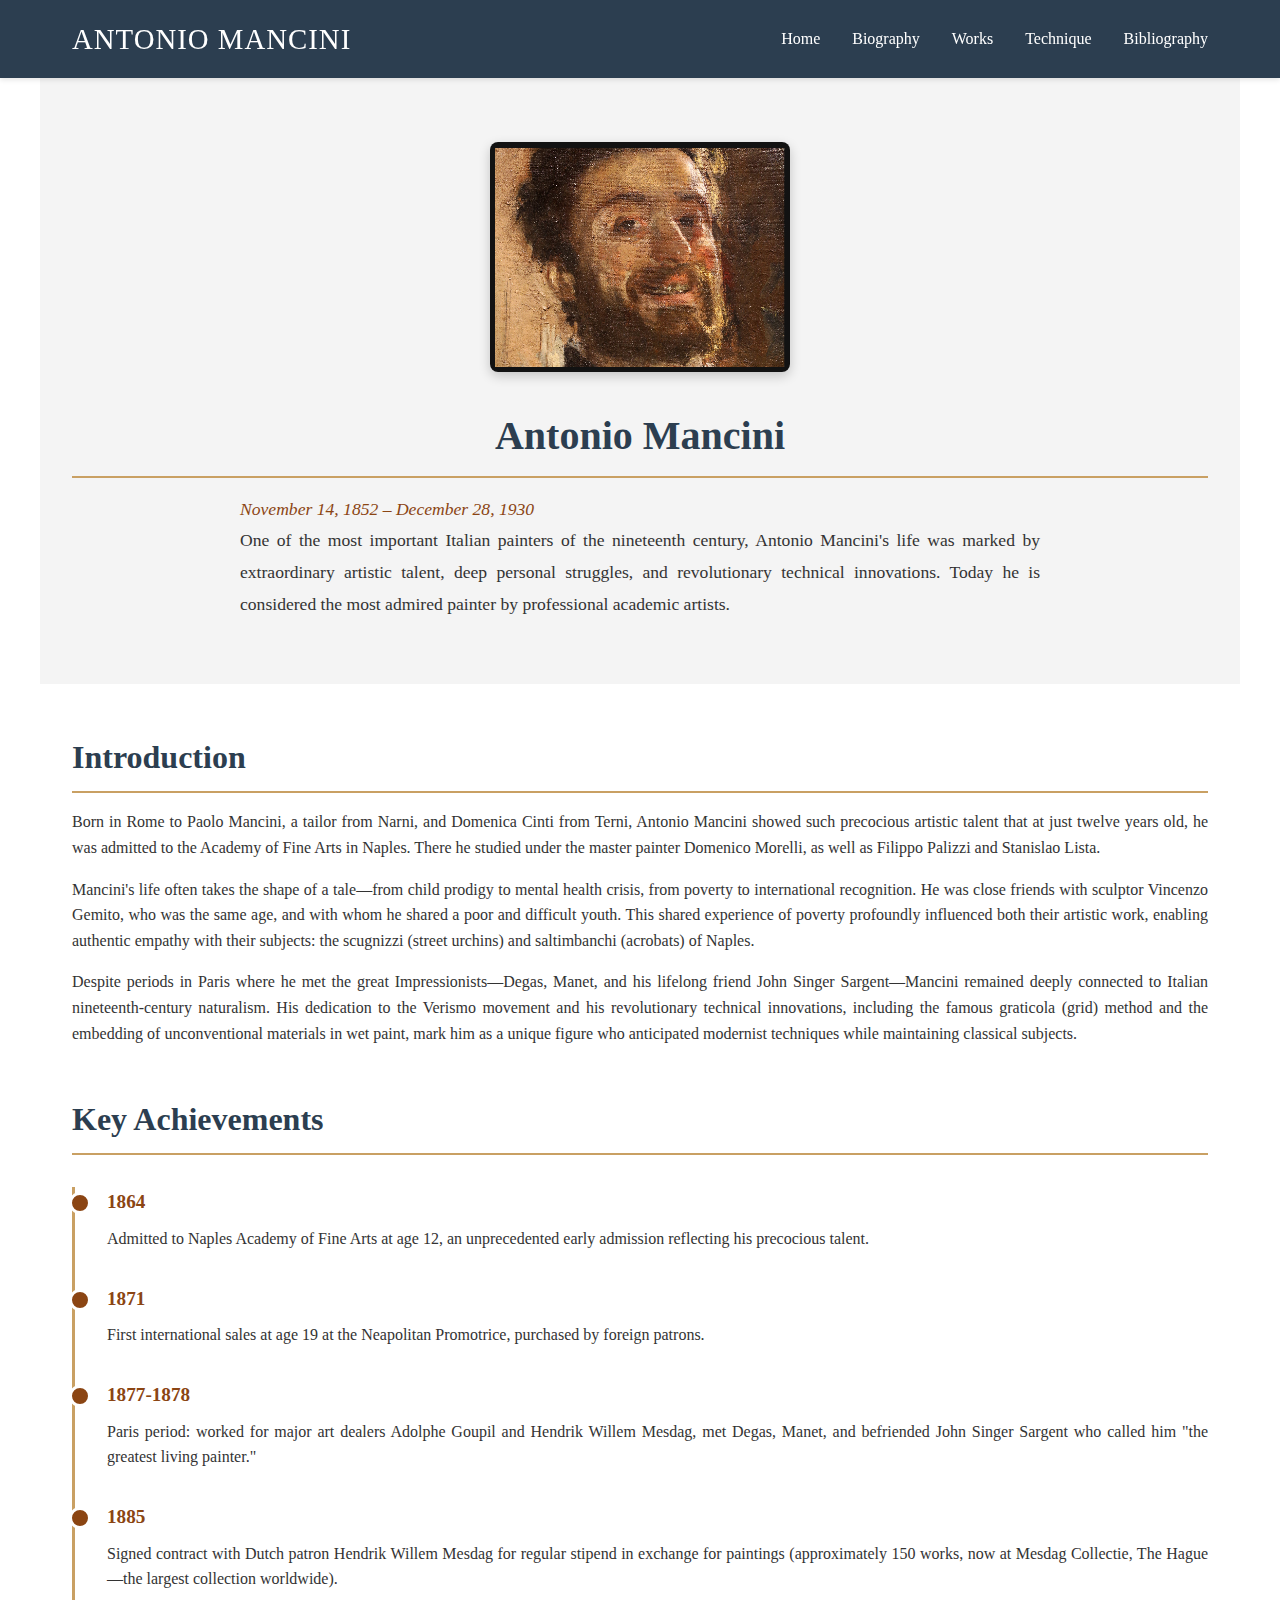
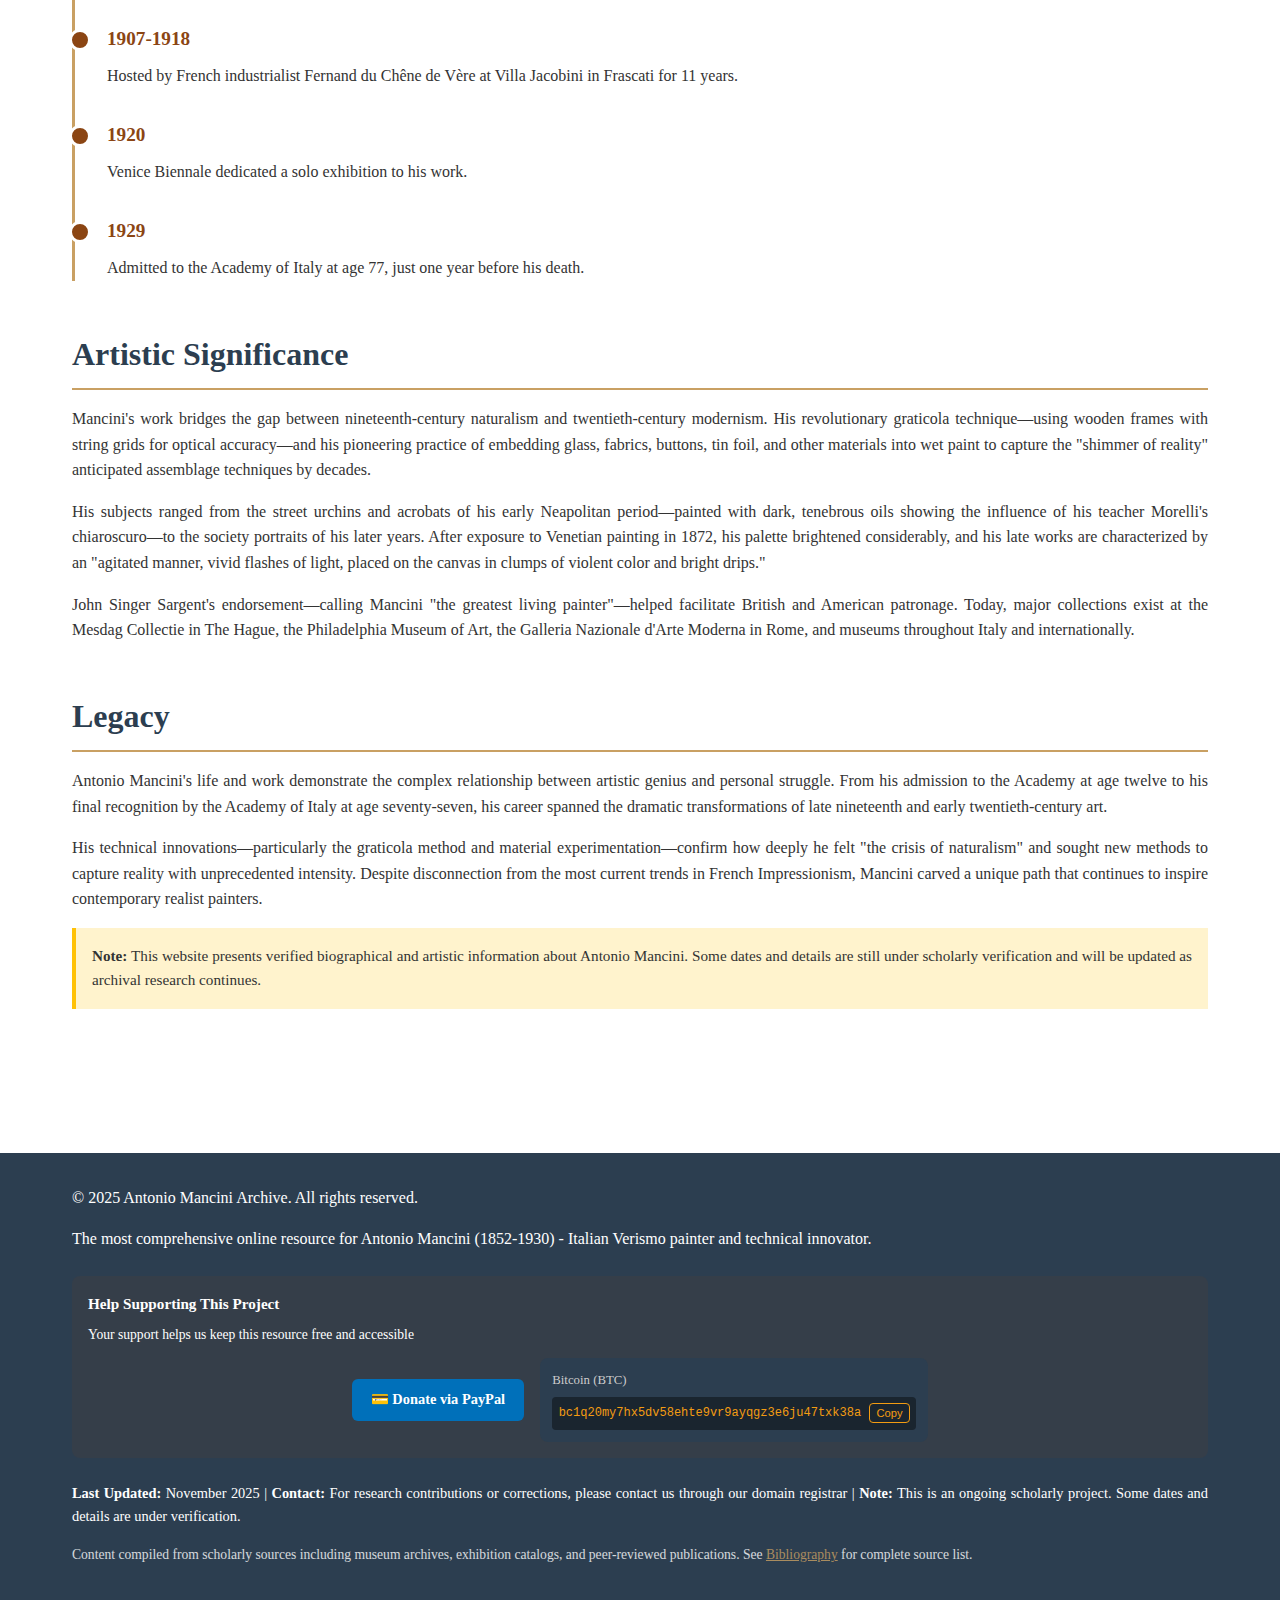
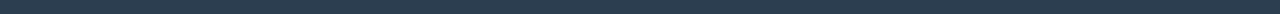
<file: index.html>
<!DOCTYPE html>
<html lang="en">
<head>
    <meta charset="UTF-8">
    <meta name="viewport" content="width=device-width, initial-scale=1.0">

    <!-- SEO Meta Tags -->
    <meta name="description" content="Antonio Mancini (1852-1930) - Italian Verismo painter, innovator of the graticola technique, master of 19th century portraiture. Discover his revolutionary painting methods and major works.">
    <meta name="keywords" content="Antonio Mancini, Italian painter, Verismo, 19th century art, graticola technique, Italian artist, portrait painter, Naples Academy, John Singer Sargent, art history, Italian painting, realism">
    <meta name="author" content="Antonio Mancini Archive">
    <meta name="robots" content="index, follow">
    <meta name="language" content="English">
    <meta name="revisit-after" content="7 days">

    <!-- Open Graph / Facebook -->
    <meta property="og:type" content="website">
    <meta property="og:url" content="https://antoniomancini.com/">
    <meta property="og:title" content="Antonio Mancini - Italian Master Painter (1852-1930)">
    <meta property="og:description" content="Explore the life and revolutionary techniques of Antonio Mancini, Italian Verismo painter and innovator of the graticola grid method.">
    <meta property="og:image" content="https://antoniomancini.com/images/front_portrait.png">

    <!-- Twitter -->
    <meta property="twitter:card" content="summary_large_image">
    <meta property="twitter:url" content="https://antoniomancini.com/">
    <meta property="twitter:title" content="Antonio Mancini - Italian Master Painter (1852-1930)">
    <meta property="twitter:description" content="Explore the life and revolutionary techniques of Antonio Mancini, Italian Verismo painter and innovator of the graticola grid method.">
    <meta property="twitter:image" content="https://antoniomancini.com/images/front_portrait.png">

    <!-- Canonical URL -->
    <link rel="canonical" href="https://antoniomancini.com/">

    <title>Antonio Mancini - Italian Master Painter | Verismo Artist (1852-1930)</title>
    <link rel="icon" type="image/x-icon" href="favicon.ico">
    <link rel="stylesheet" href="css/style.css">
</head>
<body>
    <header>
        <div class="header-content">
            <h1 class="site-title">ANTONIO MANCINI</h1>
            <nav>
                <ul>
                    <li><a href="index.html">Home</a></li>
                    <li><a href="biography.html">Biography</a></li>
                    <li><a href="works.html">Works</a></li>
                    <li><a href="technique.html">Technique</a></li>
                    <li><a href="bibliography.html">Bibliography</a></li>
                </ul>
            </nav>
        </div>
    </header>

    <main>
        <section class="hero">
            <img src="images/front_portrait.png" alt="Antonio Mancini" style="max-width: 300px; margin: 0 auto 2rem auto; display: block; border-radius: 8px; box-shadow: 0 4px 12px rgba(0,0,0,0.2);">
            <h2>Antonio Mancini</h2>
            <p class="hero-dates">November 14, 1852 – December 28, 1930</p>
            <p>One of the most important Italian painters of the nineteenth century, Antonio Mancini's life was marked by extraordinary artistic talent, deep personal struggles, and revolutionary technical innovations. Today he is considered the most admired painter by professional academic artists.</p>
        </section>

        <section id="introduction">
            <h2>Introduction</h2>
            <p>Born in Rome to Paolo Mancini, a tailor from Narni, and Domenica Cinti from Terni, Antonio Mancini showed such precocious artistic talent that at just twelve years old, he was admitted to the Academy of Fine Arts in Naples. There he studied under the master painter Domenico Morelli, as well as Filippo Palizzi and Stanislao Lista.</p>

            <p>Mancini's life often takes the shape of a tale—from child prodigy to mental health crisis, from poverty to international recognition. He was close friends with sculptor Vincenzo Gemito, who was the same age, and with whom he shared a poor and difficult youth. This shared experience of poverty profoundly influenced both their artistic work, enabling authentic empathy with their subjects: the scugnizzi (street urchins) and saltimbanchi (acrobats) of Naples.</p>

            <p>Despite periods in Paris where he met the great Impressionists—Degas, Manet, and his lifelong friend John Singer Sargent—Mancini remained deeply connected to Italian nineteenth-century naturalism. His dedication to the Verismo movement and his revolutionary technical innovations, including the famous graticola (grid) method and the embedding of unconventional materials in wet paint, mark him as a unique figure who anticipated modernist techniques while maintaining classical subjects.</p>
        </section>

        <section id="highlights">
            <h2>Key Achievements</h2>
            <div class="timeline">
                <div class="timeline-item">
                    <div class="timeline-date">1864</div>
                    <p>Admitted to Naples Academy of Fine Arts at age 12, an unprecedented early admission reflecting his precocious talent.</p>
                </div>

                <div class="timeline-item">
                    <div class="timeline-date">1871</div>
                    <p>First international sales at age 19 at the Neapolitan Promotrice, purchased by foreign patrons.</p>
                </div>

                <div class="timeline-item">
                    <div class="timeline-date">1877-1878</div>
                    <p>Paris period: worked for major art dealers Adolphe Goupil and Hendrik Willem Mesdag, met Degas, Manet, and befriended John Singer Sargent who called him "the greatest living painter."</p>
                </div>

                <div class="timeline-item">
                    <div class="timeline-date">1885</div>
                    <p>Signed contract with Dutch patron Hendrik Willem Mesdag for regular stipend in exchange for paintings (approximately 150 works, now at Mesdag Collectie, The Hague—the largest collection worldwide).</p>
                </div>

                <div class="timeline-item">
                    <div class="timeline-date">1907-1918</div>
                    <p>Hosted by French industrialist Fernand du Chêne de Vère at Villa Jacobini in Frascati for 11 years.</p>
                </div>

                <div class="timeline-item">
                    <div class="timeline-date">1920</div>
                    <p>Venice Biennale dedicated a solo exhibition to his work.</p>
                </div>

                <div class="timeline-item">
                    <div class="timeline-date">1929</div>
                    <p>Admitted to the Academy of Italy at age 77, just one year before his death.</p>
                </div>
            </div>
        </section>

        <section id="artistic-significance">
            <h2>Artistic Significance</h2>
            <p>Mancini's work bridges the gap between nineteenth-century naturalism and twentieth-century modernism. His revolutionary graticola technique—using wooden frames with string grids for optical accuracy—and his pioneering practice of embedding glass, fabrics, buttons, tin foil, and other materials into wet paint to capture the "shimmer of reality" anticipated assemblage techniques by decades.</p>

            <p>His subjects ranged from the street urchins and acrobats of his early Neapolitan period—painted with dark, tenebrous oils showing the influence of his teacher Morelli's chiaroscuro—to the society portraits of his later years. After exposure to Venetian painting in 1872, his palette brightened considerably, and his late works are characterized by an "agitated manner, vivid flashes of light, placed on the canvas in clumps of violent color and bright drips."</p>

            <p>John Singer Sargent's endorsement—calling Mancini "the greatest living painter"—helped facilitate British and American patronage. Today, major collections exist at the Mesdag Collectie in The Hague, the Philadelphia Museum of Art, the Galleria Nazionale d'Arte Moderna in Rome, and museums throughout Italy and internationally.</p>
        </section>

        <section id="legacy">
            <h2>Legacy</h2>
            <p>Antonio Mancini's life and work demonstrate the complex relationship between artistic genius and personal struggle. From his admission to the Academy at age twelve to his final recognition by the Academy of Italy at age seventy-seven, his career spanned the dramatic transformations of late nineteenth and early twentieth-century art.</p>

            <p>His technical innovations—particularly the graticola method and material experimentation—confirm how deeply he felt "the crisis of naturalism" and sought new methods to capture reality with unprecedented intensity. Despite disconnection from the most current trends in French Impressionism, Mancini carved a unique path that continues to inspire contemporary realist painters.</p>

            <p class="note"><strong>Note:</strong> This website presents verified biographical and artistic information about Antonio Mancini. Some dates and details are still under scholarly verification and will be updated as archival research continues.</p>
        </section>
    </main>

    <footer>
        <div style="max-width: 1200px; margin: 0 auto; padding: 0 2rem;">
            <p>&copy; 2025 Antonio Mancini Archive. All rights reserved.</p>
            <p>The most comprehensive online resource for Antonio Mancini (1852-1930) - Italian Verismo painter and technical innovator.</p>

            <!-- Donation Section -->
            <div style="margin: 1.5rem 0; padding: 1rem; background: rgba(139, 69, 19, 0.1); border-radius: 8px; text-align: center;">
                <p style="font-size: 0.95rem; margin-bottom: 0.5rem;"><strong>Help Supporting This Project</strong></p>
                <p style="font-size: 0.85rem; margin-bottom: 0.75rem;">Your support helps us keep this resource free and accessible</p>

                <div style="display: flex; gap: 1rem; justify-content: center; align-items: center; flex-wrap: wrap;">
                    <!-- PayPal Donation -->
                    <div>
                        <a href="https://www.paypal.com/donate/?hosted_button_id=FLR49G2DRY2SL" target="_blank" style="display: inline-block; background: #0070ba; color: white; padding: 0.6rem 1.2rem; border-radius: 6px; text-decoration: none; font-weight: bold; transition: background 0.3s; font-size: 0.9rem;">
                            💳 Donate via PayPal
                        </a>
                    </div>

                    <!-- Bitcoin Donation -->
                    <div style="background: #2c3e50; padding: 0.75rem; border-radius: 8px; color: white;">
                        <p style="font-size: 0.8rem; margin-bottom: 0.4rem; color: #ccc;">Bitcoin (BTC)</p>
                        <div style="display: flex; align-items: center; gap: 0.5rem; background: #1a252f; padding: 0.4rem; border-radius: 4px;">
                            <code style="font-size: 0.75rem; color: #f39c12;">bc1q20my7hx5dv58ehte9vr9ayqgz3e6ju47txk38a</code>
                            <button onclick="navigator.clipboard.writeText('bc1q20my7hx5dv58ehte9vr9ayqgz3e6ju47txk38a'); this.textContent='✓ Copied!'; setTimeout(() => this.textContent='Copy', 2000);" style="background: transparent; border: 1px solid #f39c12; color: #f39c12; padding: 0.2rem 0.4rem; border-radius: 4px; cursor: pointer; font-size: 0.7rem;">Copy</button>
                        </div>
                    </div>
                </div>
            </div>

            <p style="font-size: 0.9rem; margin-top: 1rem;">
                <strong>Last Updated:</strong> November 2025 |
                <strong>Contact:</strong> For research contributions or corrections, please contact us through our domain registrar |
                <strong>Note:</strong> This is an ongoing scholarly project. Some dates and details are under verification.
            </p>
            <p style="font-size: 0.85rem; margin-top: 0.5rem; opacity: 0.8;">
                Content compiled from scholarly sources including museum archives, exhibition catalogs, and peer-reviewed publications.
                See <a href="bibliography.html" style="color: var(--accent);">Bibliography</a> for complete source list.
            </p>
        </div>
    </footer>
</body>
</html>
</file>
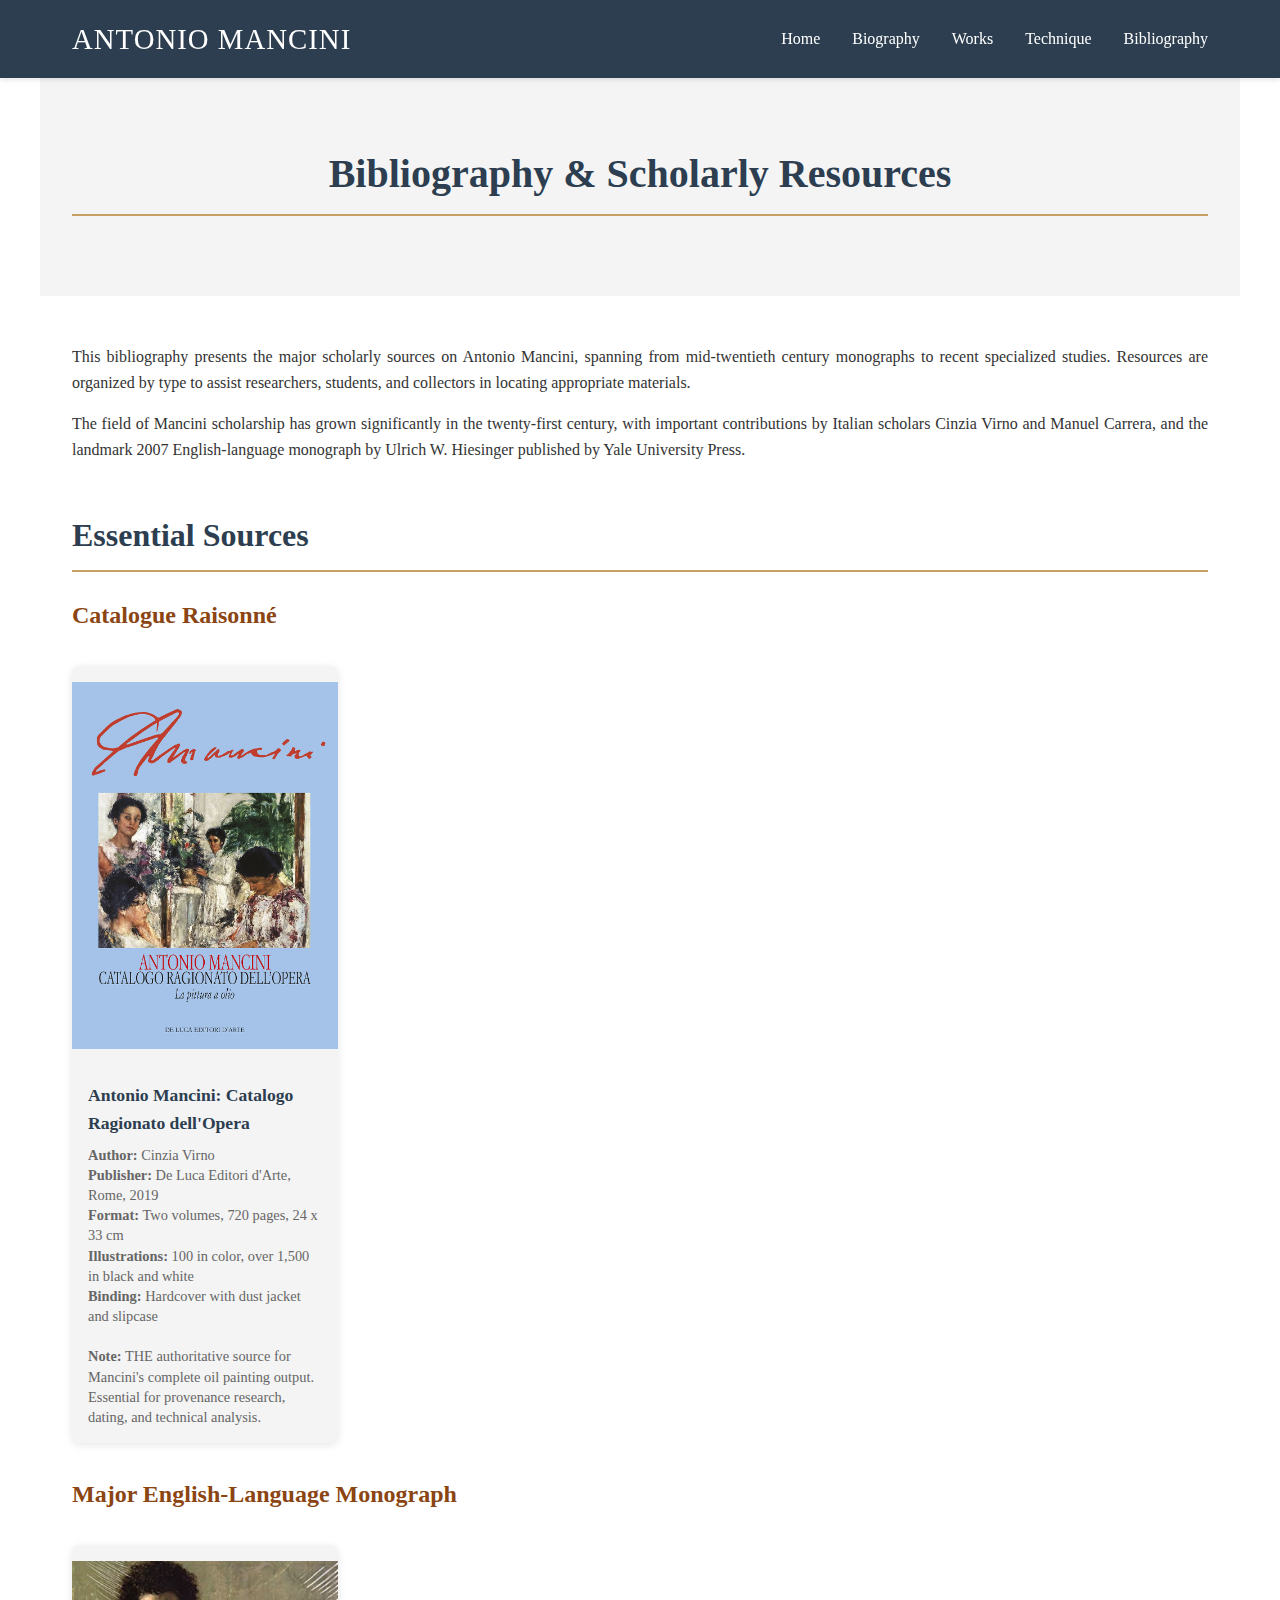
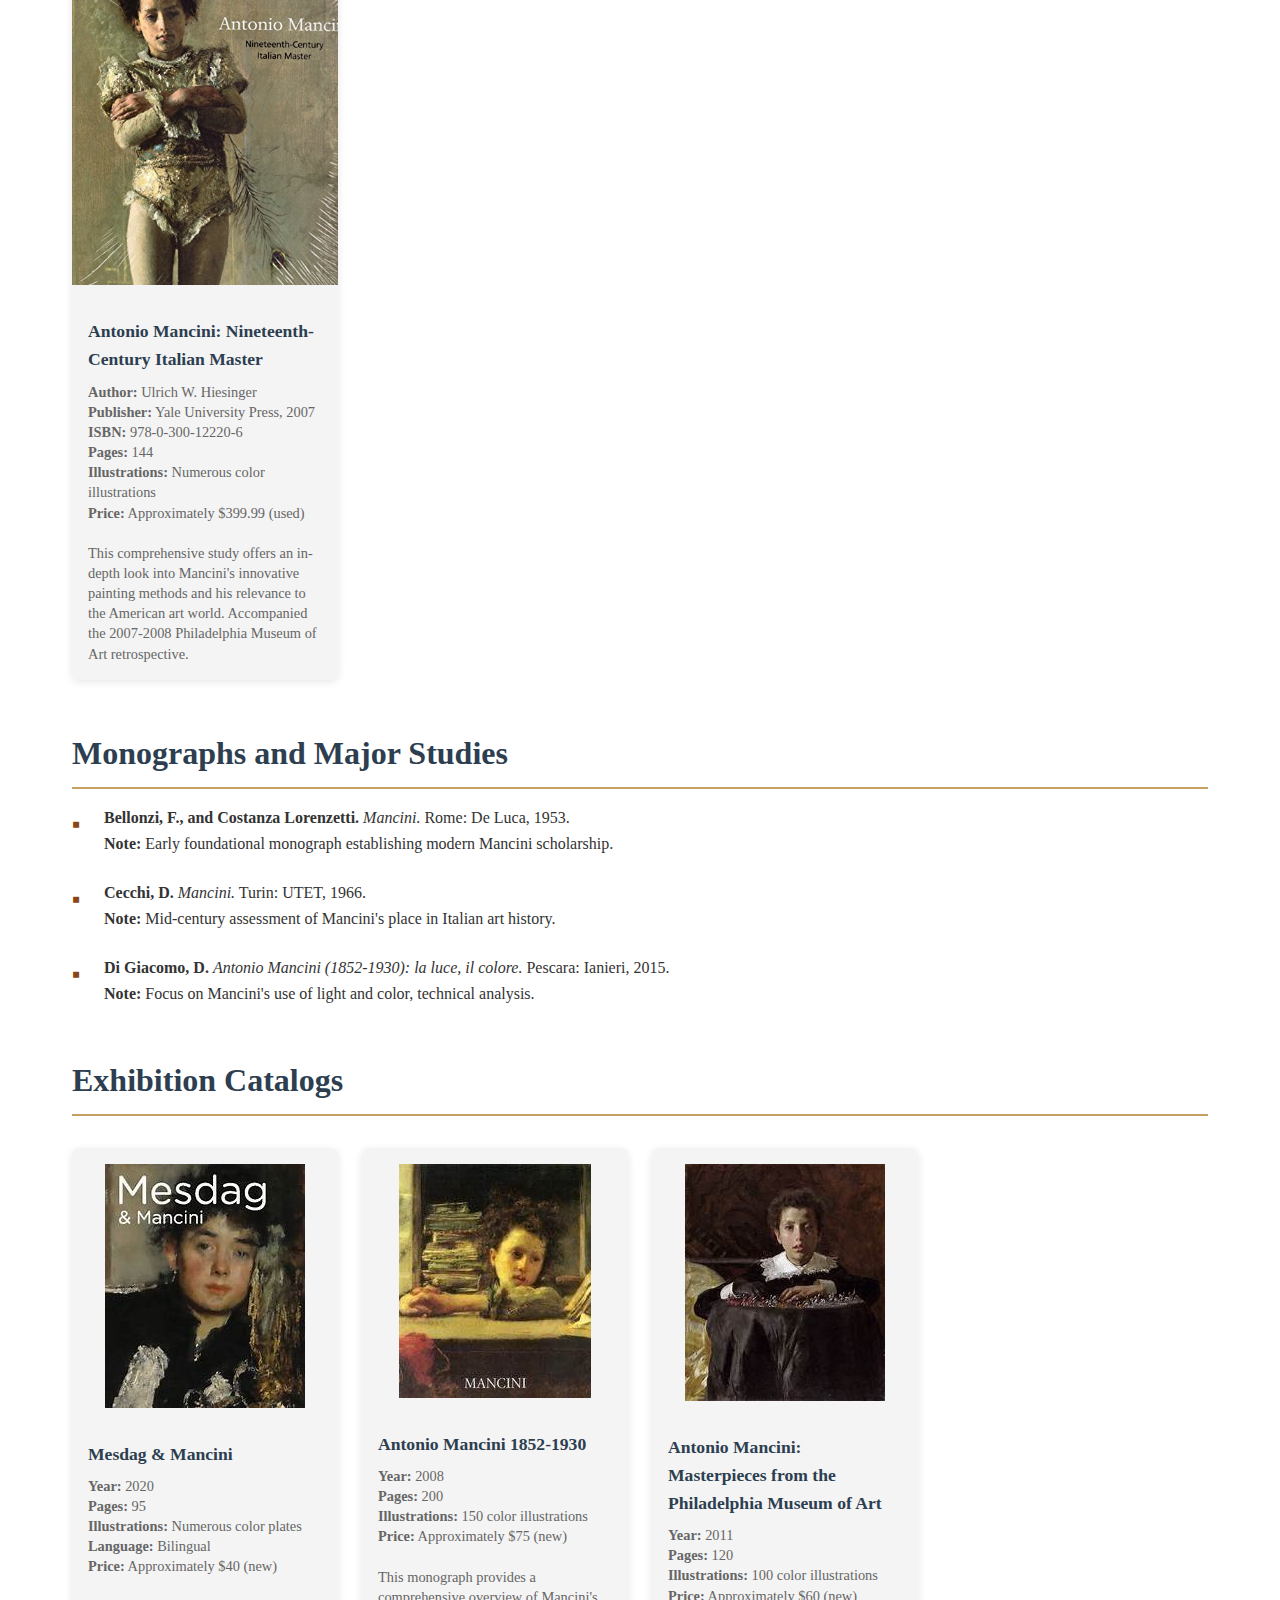
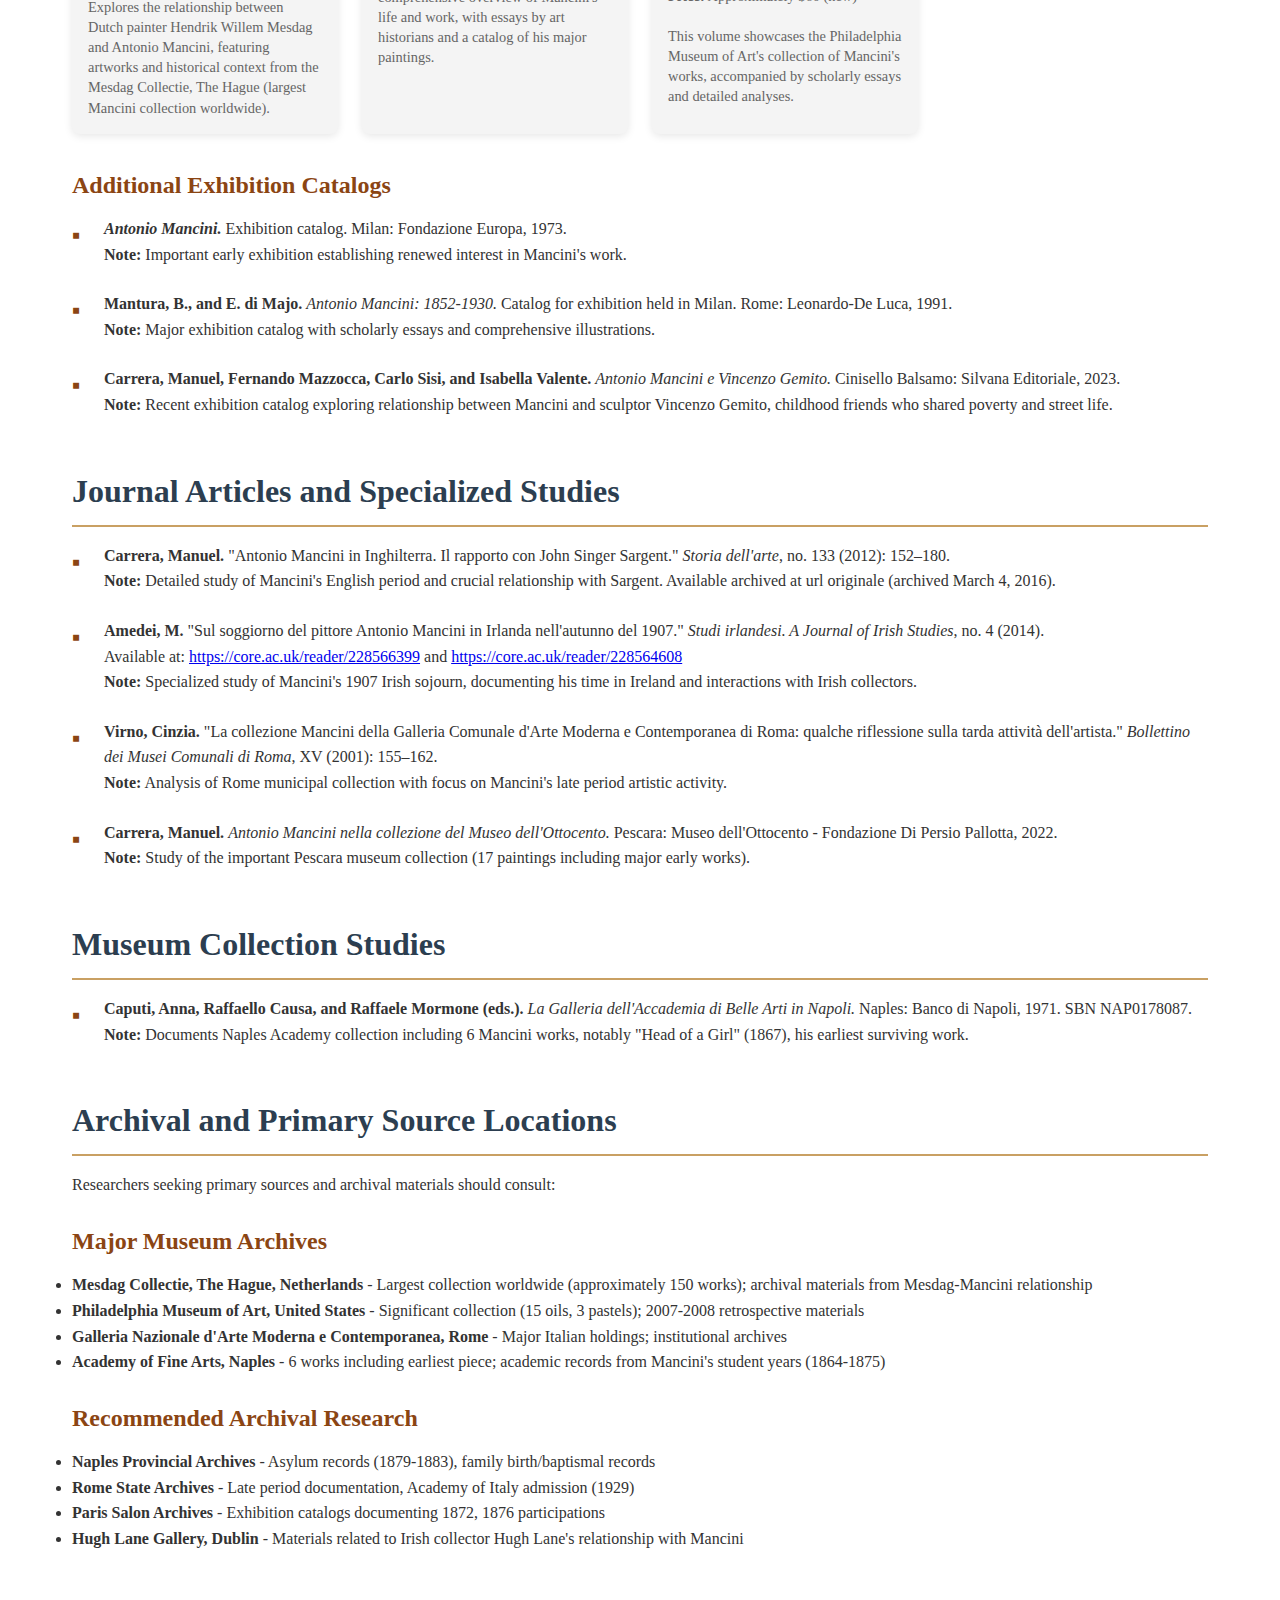
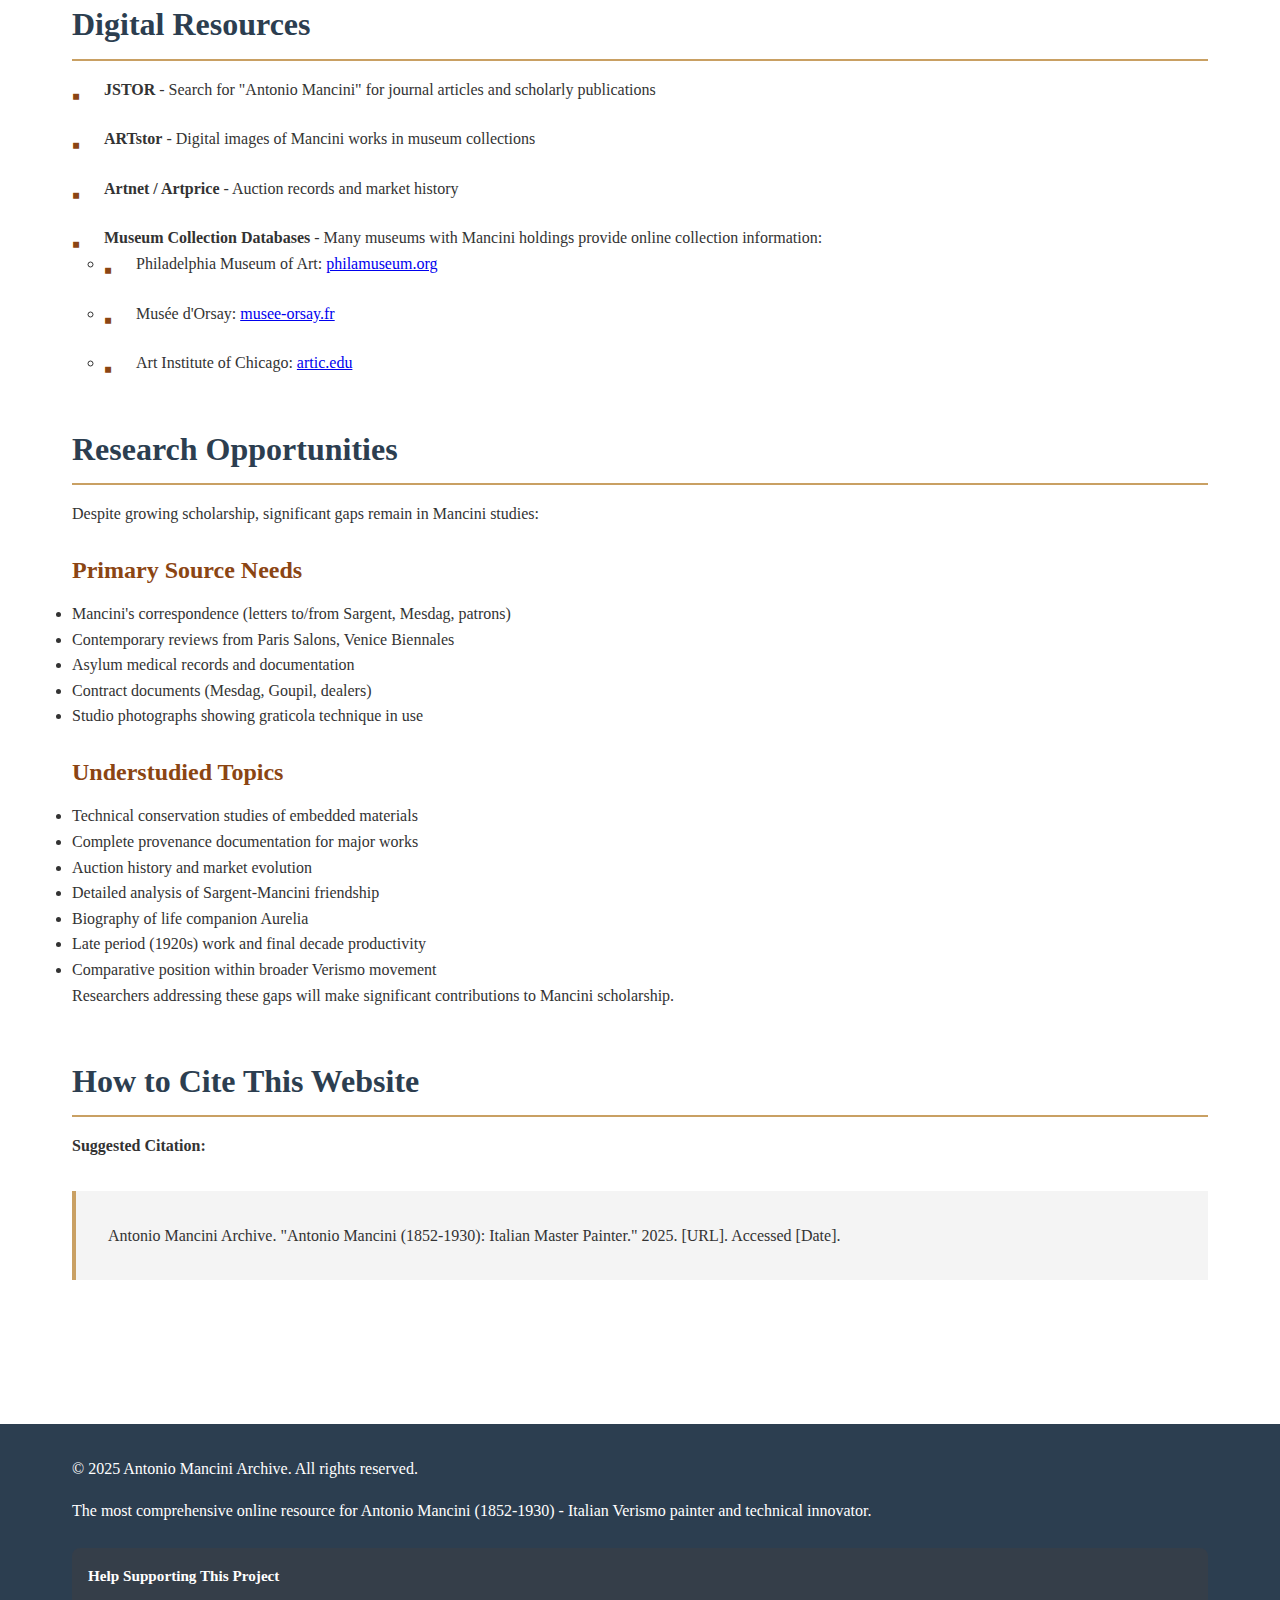
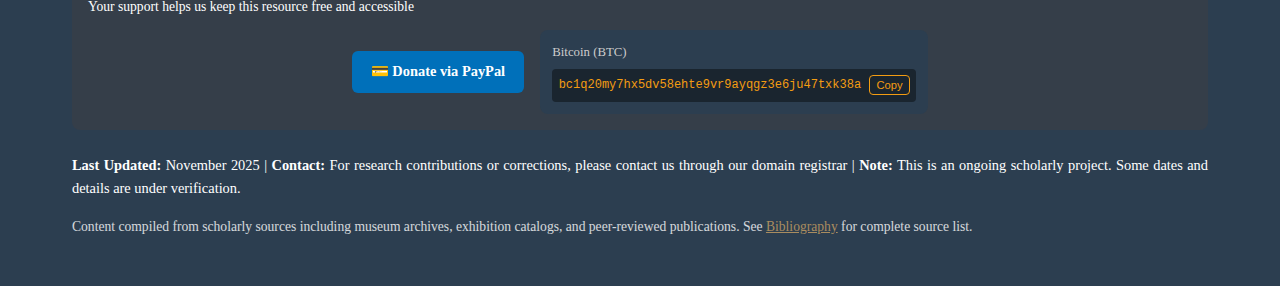
<file: bibliography.html>
<!DOCTYPE html>
<html lang="en">
<head>
    <meta charset="UTF-8">
    <meta name="viewport" content="width=device-width, initial-scale=1.0">

    <!-- SEO Meta Tags -->
    <meta name="description" content="Complete bibliography of Antonio Mancini scholarship: Virno catalogue raisonné, Hiesinger monograph, exhibition catalogs, journal articles. Essential resources for Mancini research.">
    <meta name="keywords" content="Antonio Mancini bibliography, Mancini catalogue raisonné, Virno 2019, Hiesinger 2007, art history research, exhibition catalogs, scholarly sources, Mancini monographs">
    <meta name="author" content="Antonio Mancini Archive">
    <meta name="robots" content="index, follow">

    <!-- Open Graph / Facebook -->
    <meta property="og:type" content="website">
    <meta property="og:url" content="https://antoniomancini.com/bibliography.html">
    <meta property="og:title" content="Bibliography - Antonio Mancini | Scholarly Resources & Research">
    <meta property="og:description" content="Comprehensive scholarly bibliography including the Virno catalogue raisonné, monographs, exhibition catalogs, and journal articles.">
    <meta property="og:image" content="https://antoniomancini.com/images/mancini-017.jpg">

    <!-- Canonical URL -->
    <link rel="canonical" href="https://antoniomancini.com/bibliography.html">

    <title>Bibliography - Antonio Mancini | Scholarly Resources & Research</title>
    <link rel="icon" type="image/x-icon" href="favicon.ico">
    <link rel="stylesheet" href="css/style.css">
</head>
<body>
    <header>
        <div class="header-content">
            <h1 class="site-title">ANTONIO MANCINI</h1>
            <nav>
                <ul>
                    <li><a href="index.html">Home</a></li>
                    <li><a href="biography.html">Biography</a></li>
                    <li><a href="works.html">Works</a></li>
                    <li><a href="technique.html">Technique</a></li>
                    <li><a href="bibliography.html">Bibliography</a></li>
                </ul>
            </nav>
        </div>
    </header>

    <main>
        <section class="hero">
            <h2>Bibliography & Scholarly Resources</h2>
        </section>

        <section id="introduction-bib">
            <p>This bibliography presents the major scholarly sources on Antonio Mancini, spanning from mid-twentieth century monographs to recent specialized studies. Resources are organized by type to assist researchers, students, and collectors in locating appropriate materials.</p>

            <p>The field of Mancini scholarship has grown significantly in the twenty-first century, with important contributions by Italian scholars Cinzia Virno and Manuel Carrera, and the landmark 2007 English-language monograph by Ulrich W. Hiesinger published by Yale University Press.</p>
        </section>

        <section id="essential">
            <h2>Essential Sources</h2>

            <h3>Catalogue Raisonné</h3>
            <div class="gallery-grid" style="grid-template-columns: repeat(auto-fill, minmax(250px, 1fr)); margin-bottom: 2rem;">
                <div class="artwork-card">
                    <img src="images/mancini-017.jpg" alt="Antonio Mancini: Catalogo Ragionato dell'Opera">
                    <div class="artwork-info">
                        <div class="artwork-title">Antonio Mancini: Catalogo Ragionato dell'Opera</div>
                        <div class="artwork-details">
                            <strong>Author:</strong> Cinzia Virno<br>
                            <strong>Publisher:</strong> De Luca Editori d'Arte, Rome, 2019<br>
                            <strong>Format:</strong> Two volumes, 720 pages, 24 x 33 cm<br>
                            <strong>Illustrations:</strong> 100 in color, over 1,500 in black and white<br>
                            <strong>Binding:</strong> Hardcover with dust jacket and slipcase<br><br>
                            <strong>Note:</strong> THE authoritative source for Mancini's complete oil painting output. Essential for provenance research, dating, and technical analysis.
                        </div>
                    </div>
                </div>
            </div>

            <h3>Major English-Language Monograph</h3>
            <div class="gallery-grid" style="grid-template-columns: repeat(auto-fill, minmax(250px, 1fr)); margin-bottom: 2rem;">
                <div class="artwork-card">
                    <img src="images/mancini-013.jpg" alt="Antonio Mancini: Nineteenth-Century Italian Master">
                    <div class="artwork-info">
                        <div class="artwork-title">Antonio Mancini: Nineteenth-Century Italian Master</div>
                        <div class="artwork-details">
                            <strong>Author:</strong> Ulrich W. Hiesinger<br>
                            <strong>Publisher:</strong> Yale University Press, 2007<br>
                            <strong>ISBN:</strong> 978-0-300-12220-6<br>
                            <strong>Pages:</strong> 144<br>
                            <strong>Illustrations:</strong> Numerous color illustrations<br>
                            <strong>Price:</strong> Approximately $399.99 (used)<br><br>
                            This comprehensive study offers an in-depth look into Mancini's innovative painting methods and his relevance to the American art world. Accompanied the 2007-2008 Philadelphia Museum of Art retrospective.
                        </div>
                    </div>
                </div>
            </div>
        </section>

        <section id="monographs">
            <h2>Monographs and Major Studies</h2>
            <ul class="bibliography-list">
                <li>
                    <strong>Bellonzi, F., and Costanza Lorenzetti.</strong> <em>Mancini.</em> Rome: De Luca, 1953.<br>
                    <strong>Note:</strong> Early foundational monograph establishing modern Mancini scholarship.
                </li>

                <li>
                    <strong>Cecchi, D.</strong> <em>Mancini.</em> Turin: UTET, 1966.<br>
                    <strong>Note:</strong> Mid-century assessment of Mancini's place in Italian art history.
                </li>

                <li>
                    <strong>Di Giacomo, D.</strong> <em>Antonio Mancini (1852-1930): la luce, il colore.</em> Pescara: Ianieri, 2015.<br>
                    <strong>Note:</strong> Focus on Mancini's use of light and color, technical analysis.
                </li>
            </ul>
        </section>

        <section id="exhibition-catalogs">
            <h2>Exhibition Catalogs</h2>

            <div class="gallery-grid" style="grid-template-columns: repeat(auto-fill, minmax(250px, 1fr)); margin-bottom: 2rem;">
                <div class="artwork-card">
                    <img src="images/mancini-014.jpg" alt="Mesdag & Mancini">
                    <div class="artwork-info">
                        <div class="artwork-title">Mesdag & Mancini</div>
                        <div class="artwork-details">
                            <strong>Year:</strong> 2020<br>
                            <strong>Pages:</strong> 95<br>
                            <strong>Illustrations:</strong> Numerous color plates<br>
                            <strong>Language:</strong> Bilingual<br>
                            <strong>Price:</strong> Approximately $40 (new)<br><br>
                            Explores the relationship between Dutch painter Hendrik Willem Mesdag and Antonio Mancini, featuring artworks and historical context from the Mesdag Collectie, The Hague (largest Mancini collection worldwide).
                        </div>
                    </div>
                </div>

                <div class="artwork-card">
                    <img src="images/mancini-015.jpg" alt="Antonio Mancini 1852-1930">
                    <div class="artwork-info">
                        <div class="artwork-title">Antonio Mancini 1852-1930</div>
                        <div class="artwork-details">
                            <strong>Year:</strong> 2008<br>
                            <strong>Pages:</strong> 200<br>
                            <strong>Illustrations:</strong> 150 color illustrations<br>
                            <strong>Price:</strong> Approximately $75 (new)<br><br>
                            This monograph provides a comprehensive overview of Mancini's life and work, with essays by art historians and a catalog of his major paintings.
                        </div>
                    </div>
                </div>

                <div class="artwork-card">
                    <img src="images/mancini-016.jpg" alt="Antonio Mancini: Masterpieces from the Philadelphia Museum of Art">
                    <div class="artwork-info">
                        <div class="artwork-title">Antonio Mancini: Masterpieces from the Philadelphia Museum of Art</div>
                        <div class="artwork-details">
                            <strong>Year:</strong> 2011<br>
                            <strong>Pages:</strong> 120<br>
                            <strong>Illustrations:</strong> 100 color illustrations<br>
                            <strong>Price:</strong> Approximately $60 (new)<br><br>
                            This volume showcases the Philadelphia Museum of Art's collection of Mancini's works, accompanied by scholarly essays and detailed analyses.
                        </div>
                    </div>
                </div>
            </div>

            <h3>Additional Exhibition Catalogs</h3>
            <ul class="bibliography-list">
                <li>
                    <strong><em>Antonio Mancini.</em></strong> Exhibition catalog. Milan: Fondazione Europa, 1973.<br>
                    <strong>Note:</strong> Important early exhibition establishing renewed interest in Mancini's work.
                </li>

                <li>
                    <strong>Mantura, B., and E. di Majo.</strong> <em>Antonio Mancini: 1852-1930.</em> Catalog for exhibition held in Milan. Rome: Leonardo-De Luca, 1991.<br>
                    <strong>Note:</strong> Major exhibition catalog with scholarly essays and comprehensive illustrations.
                </li>

                <li>
                    <strong>Carrera, Manuel, Fernando Mazzocca, Carlo Sisi, and Isabella Valente.</strong> <em>Antonio Mancini e Vincenzo Gemito.</em> Cinisello Balsamo: Silvana Editoriale, 2023.<br>
                    <strong>Note:</strong> Recent exhibition catalog exploring relationship between Mancini and sculptor Vincenzo Gemito, childhood friends who shared poverty and street life.
                </li>
            </ul>
        </section>

        <section id="journal-articles">
            <h2>Journal Articles and Specialized Studies</h2>
            <ul class="bibliography-list">
                <li>
                    <strong>Carrera, Manuel.</strong> "Antonio Mancini in Inghilterra. Il rapporto con John Singer Sargent." <em>Storia dell'arte</em>, no. 133 (2012): 152–180.<br>
                    <strong>Note:</strong> Detailed study of Mancini's English period and crucial relationship with Sargent. Available archived at url originale (archived March 4, 2016).
                </li>

                <li>
                    <strong>Amedei, M.</strong> "Sul soggiorno del pittore Antonio Mancini in Irlanda nell'autunno del 1907." <em>Studi irlandesi. A Journal of Irish Studies</em>, no. 4 (2014).<br>
                    Available at: <a href="https://core.ac.uk/reader/228566399" target="_blank">https://core.ac.uk/reader/228566399</a> and <a href="https://core.ac.uk/reader/228564608" target="_blank">https://core.ac.uk/reader/228564608</a><br>
                    <strong>Note:</strong> Specialized study of Mancini's 1907 Irish sojourn, documenting his time in Ireland and interactions with Irish collectors.
                </li>

                <li>
                    <strong>Virno, Cinzia.</strong> "La collezione Mancini della Galleria Comunale d'Arte Moderna e Contemporanea di Roma: qualche riflessione sulla tarda attività dell'artista." <em>Bollettino dei Musei Comunali di Roma</em>, XV (2001): 155–162.<br>
                    <strong>Note:</strong> Analysis of Rome municipal collection with focus on Mancini's late period artistic activity.
                </li>

                <li>
                    <strong>Carrera, Manuel.</strong> <em>Antonio Mancini nella collezione del Museo dell'Ottocento.</em> Pescara: Museo dell'Ottocento - Fondazione Di Persio Pallotta, 2022.<br>
                    <strong>Note:</strong> Study of the important Pescara museum collection (17 paintings including major early works).
                </li>
            </ul>
        </section>

        <section id="collection-studies">
            <h2>Museum Collection Studies</h2>
            <ul class="bibliography-list">
                <li>
                    <strong>Caputi, Anna, Raffaello Causa, and Raffaele Mormone (eds.).</strong> <em>La Galleria dell'Accademia di Belle Arti in Napoli.</em> Naples: Banco di Napoli, 1971. SBN NAP0178087.<br>
                    <strong>Note:</strong> Documents Naples Academy collection including 6 Mancini works, notably "Head of a Girl" (1867), his earliest surviving work.
                </li>
            </ul>
        </section>

        <section id="archival">
            <h2>Archival and Primary Source Locations</h2>
            <p>Researchers seeking primary sources and archival materials should consult:</p>

            <h3>Major Museum Archives</h3>
            <ul>
                <li><strong>Mesdag Collectie, The Hague, Netherlands</strong> - Largest collection worldwide (approximately 150 works); archival materials from Mesdag-Mancini relationship</li>
                <li><strong>Philadelphia Museum of Art, United States</strong> - Significant collection (15 oils, 3 pastels); 2007-2008 retrospective materials</li>
                <li><strong>Galleria Nazionale d'Arte Moderna e Contemporanea, Rome</strong> - Major Italian holdings; institutional archives</li>
                <li><strong>Academy of Fine Arts, Naples</strong> - 6 works including earliest piece; academic records from Mancini's student years (1864-1875)</li>
            </ul>

            <h3>Recommended Archival Research</h3>
            <ul>
                <li><strong>Naples Provincial Archives</strong> - Asylum records (1879-1883), family birth/baptismal records</li>
                <li><strong>Rome State Archives</strong> - Late period documentation, Academy of Italy admission (1929)</li>
                <li><strong>Paris Salon Archives</strong> - Exhibition catalogs documenting 1872, 1876 participations</li>
                <li><strong>Hugh Lane Gallery, Dublin</strong> - Materials related to Irish collector Hugh Lane's relationship with Mancini</li>
            </ul>
        </section>

        <section id="digital-resources">
            <h2>Digital Resources</h2>
            <ul class="bibliography-list">
                <li><strong>JSTOR</strong> - Search for "Antonio Mancini" for journal articles and scholarly publications</li>
                <li><strong>ARTstor</strong> - Digital images of Mancini works in museum collections</li>
                <li><strong>Artnet / Artprice</strong> - Auction records and market history</li>
                <li><strong>Museum Collection Databases</strong> - Many museums with Mancini holdings provide online collection information:
                    <ul>
                        <li>Philadelphia Museum of Art: <a href="https://www.philamuseum.org" target="_blank">philamuseum.org</a></li>
                        <li>Musée d'Orsay: <a href="https://www.musee-orsay.fr" target="_blank">musee-orsay.fr</a></li>
                        <li>Art Institute of Chicago: <a href="https://www.artic.edu" target="_blank">artic.edu</a></li>
                    </ul>
                </li>
            </ul>
        </section>

        <section id="research-gaps">
            <h2>Research Opportunities</h2>
            <p>Despite growing scholarship, significant gaps remain in Mancini studies:</p>

            <h3>Primary Source Needs</h3>
            <ul>
                <li>Mancini's correspondence (letters to/from Sargent, Mesdag, patrons)</li>
                <li>Contemporary reviews from Paris Salons, Venice Biennales</li>
                <li>Asylum medical records and documentation</li>
                <li>Contract documents (Mesdag, Goupil, dealers)</li>
                <li>Studio photographs showing graticola technique in use</li>
            </ul>

            <h3>Understudied Topics</h3>
            <ul>
                <li>Technical conservation studies of embedded materials</li>
                <li>Complete provenance documentation for major works</li>
                <li>Auction history and market evolution</li>
                <li>Detailed analysis of Sargent-Mancini friendship</li>
                <li>Biography of life companion Aurelia</li>
                <li>Late period (1920s) work and final decade productivity</li>
                <li>Comparative position within broader Verismo movement</li>
            </ul>

            <p>Researchers addressing these gaps will make significant contributions to Mancini scholarship.</p>
        </section>

        <section id="citation">
            <h2>How to Cite This Website</h2>
            <p><strong>Suggested Citation:</strong></p>
            <p class="technique-highlight">
                Antonio Mancini Archive. "Antonio Mancini (1852-1930): Italian Master Painter." 2025. [URL]. Accessed [Date].
            </p>
        </section>
    </main>

    <footer>
        <div style="max-width: 1200px; margin: 0 auto; padding: 0 2rem;">
            <p>&copy; 2025 Antonio Mancini Archive. All rights reserved.</p>
            <p>The most comprehensive online resource for Antonio Mancini (1852-1930) - Italian Verismo painter and technical innovator.</p>

            <!-- Donation Section -->
            <div style="margin: 1.5rem 0; padding: 1rem; background: rgba(139, 69, 19, 0.1); border-radius: 8px; text-align: center;">
                <p style="font-size: 0.95rem; margin-bottom: 0.5rem;"><strong>Help Supporting This Project</strong></p>
                <p style="font-size: 0.85rem; margin-bottom: 0.75rem;">Your support helps us keep this resource free and accessible</p>

                <div style="display: flex; gap: 1rem; justify-content: center; align-items: center; flex-wrap: wrap;">
                    <!-- PayPal Donation -->
                    <div>
                        <a href="https://www.paypal.com/donate/?hosted_button_id=FLR49G2DRY2SL" target="_blank" style="display: inline-block; background: #0070ba; color: white; padding: 0.6rem 1.2rem; border-radius: 6px; text-decoration: none; font-weight: bold; transition: background 0.3s; font-size: 0.9rem;">
                            💳 Donate via PayPal
                        </a>
                    </div>

                    <!-- Bitcoin Donation -->
                    <div style="background: #2c3e50; padding: 0.75rem; border-radius: 8px; color: white;">
                        <p style="font-size: 0.8rem; margin-bottom: 0.4rem; color: #ccc;">Bitcoin (BTC)</p>
                        <div style="display: flex; align-items: center; gap: 0.5rem; background: #1a252f; padding: 0.4rem; border-radius: 4px;">
                            <code style="font-size: 0.75rem; color: #f39c12;">bc1q20my7hx5dv58ehte9vr9ayqgz3e6ju47txk38a</code>
                            <button onclick="navigator.clipboard.writeText('bc1q20my7hx5dv58ehte9vr9ayqgz3e6ju47txk38a'); this.textContent='✓ Copied!'; setTimeout(() => this.textContent='Copy', 2000);" style="background: transparent; border: 1px solid #f39c12; color: #f39c12; padding: 0.2rem 0.4rem; border-radius: 4px; cursor: pointer; font-size: 0.7rem;">Copy</button>
                        </div>
                    </div>
                </div>
            </div>

            <p style="font-size: 0.9rem; margin-top: 1rem;">
                <strong>Last Updated:</strong> November 2025 |
                <strong>Contact:</strong> For research contributions or corrections, please contact us through our domain registrar |
                <strong>Note:</strong> This is an ongoing scholarly project. Some dates and details are under verification.
            </p>
            <p style="font-size: 0.85rem; margin-top: 0.5rem; opacity: 0.8;">
                Content compiled from scholarly sources including museum archives, exhibition catalogs, and peer-reviewed publications.
                See <a href="bibliography.html" style="color: var(--accent);">Bibliography</a> for complete source list.
            </p>
        </div>
    </footer>
</body>
</html>
</file>
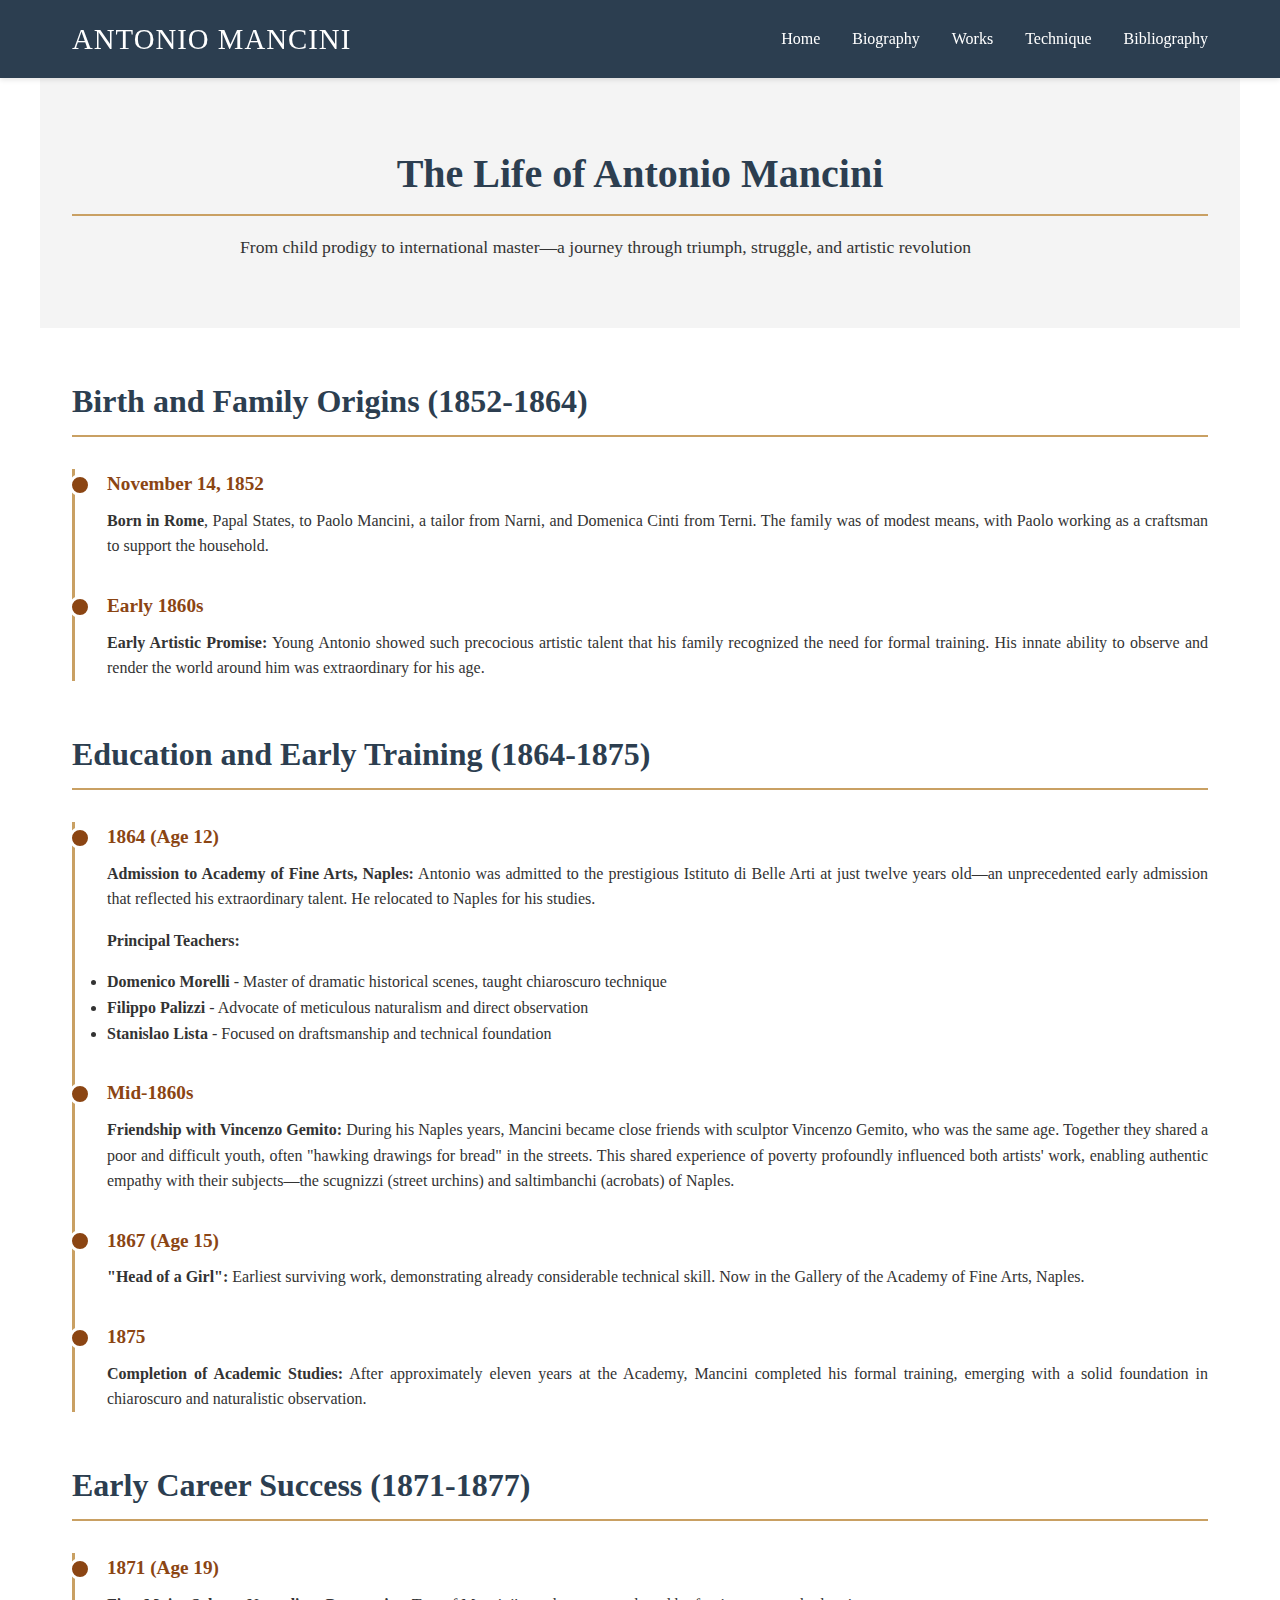
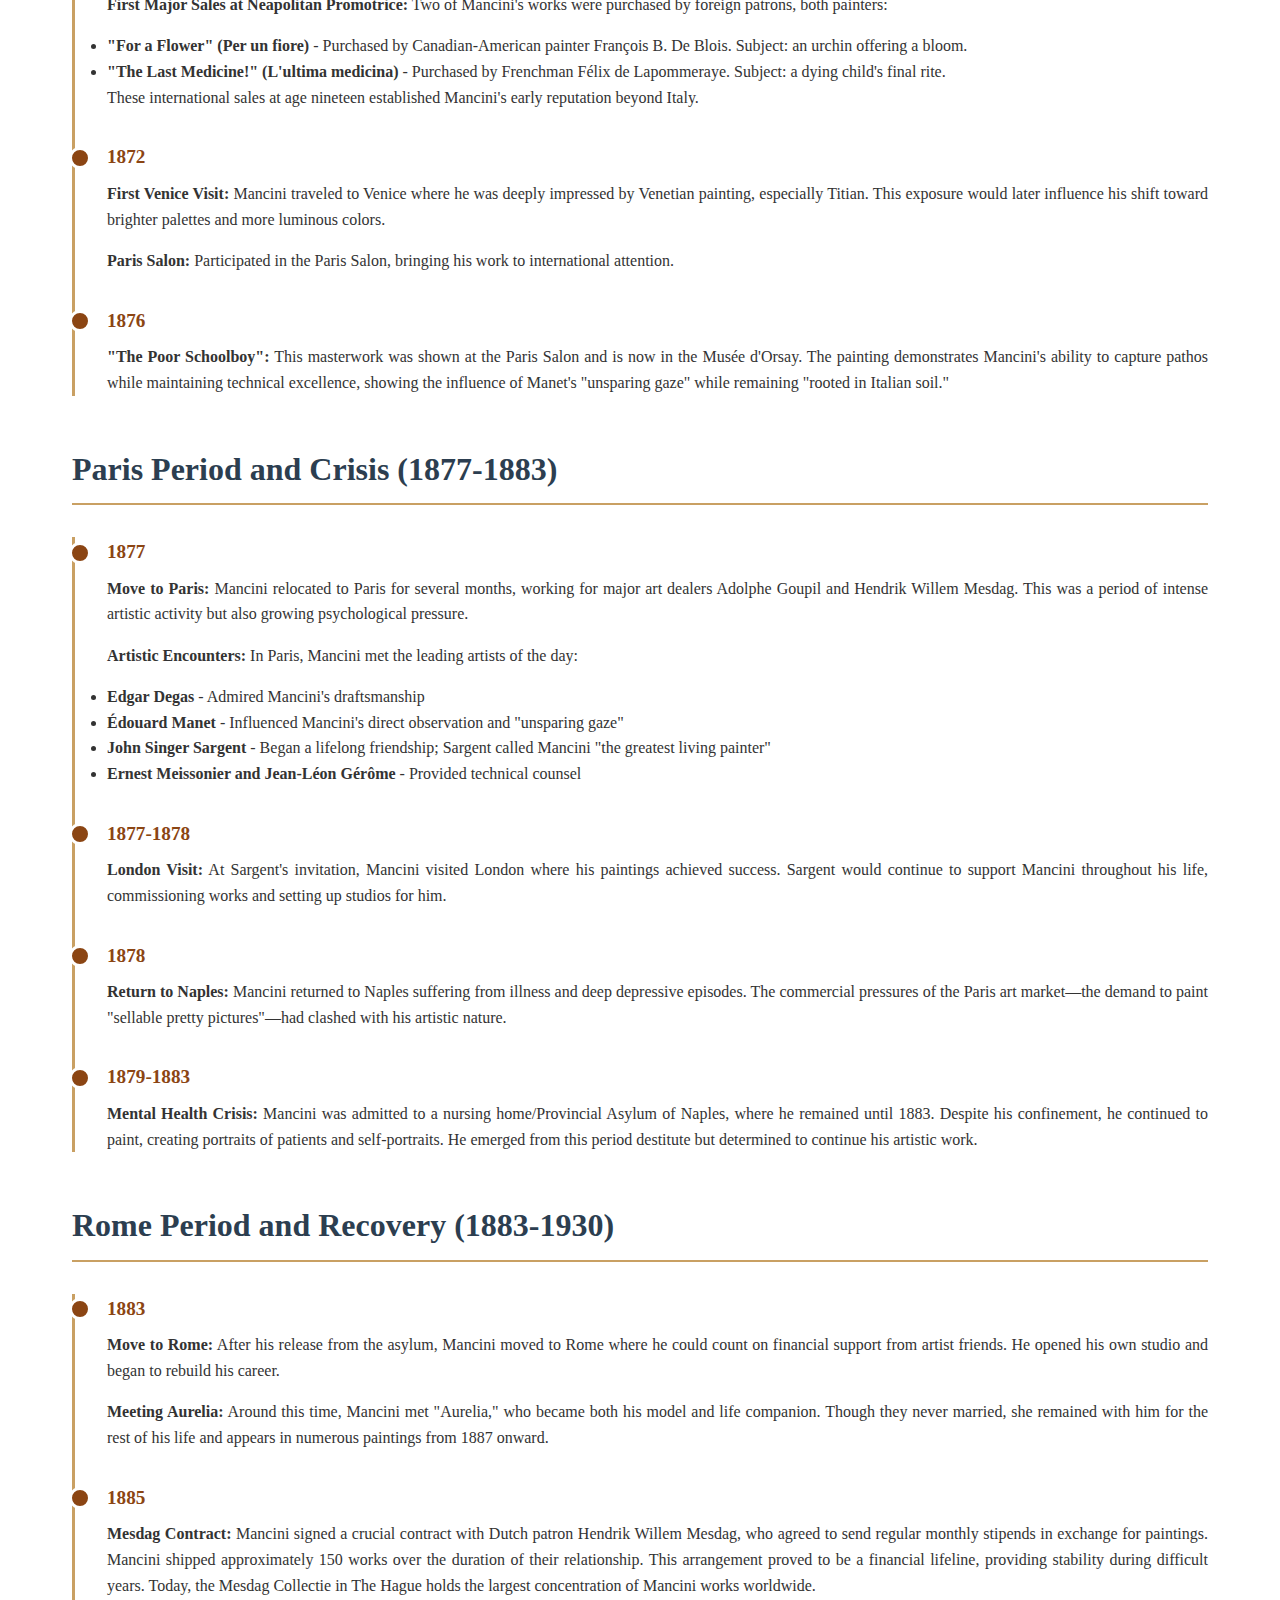
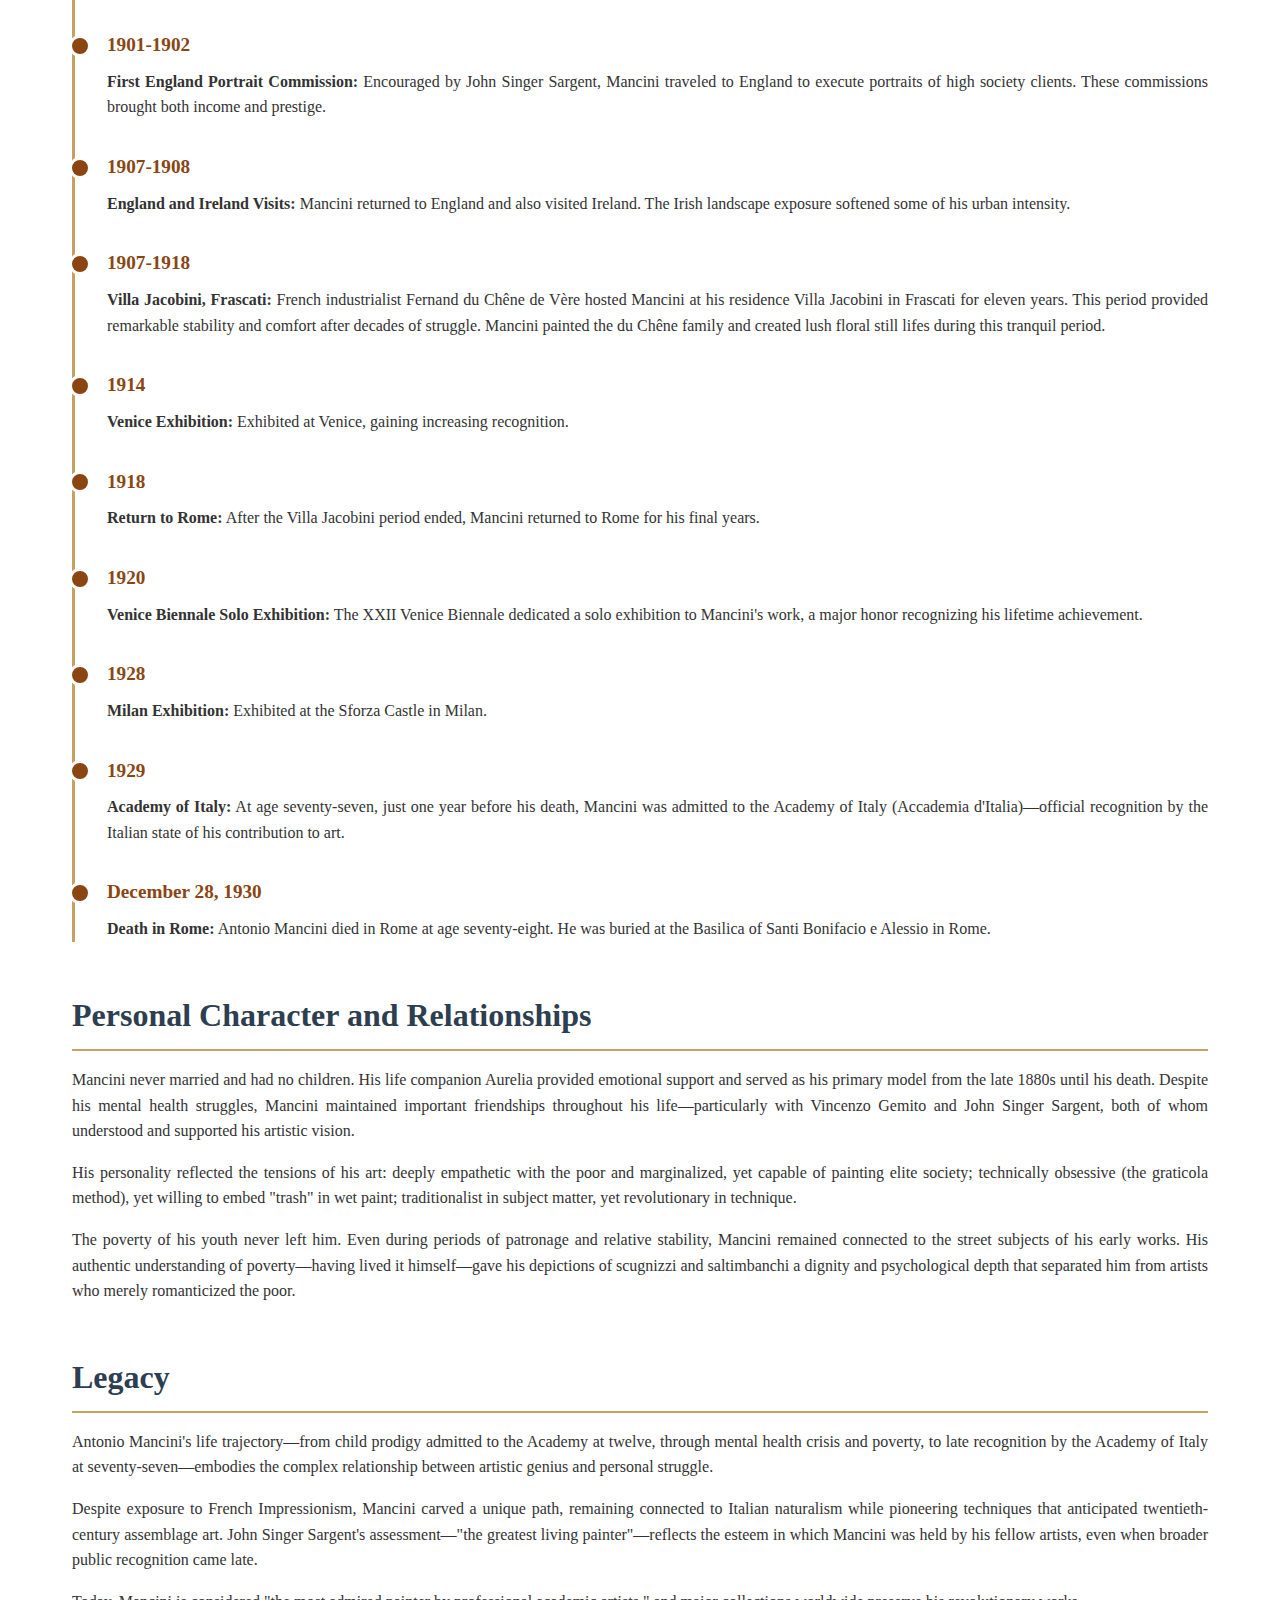
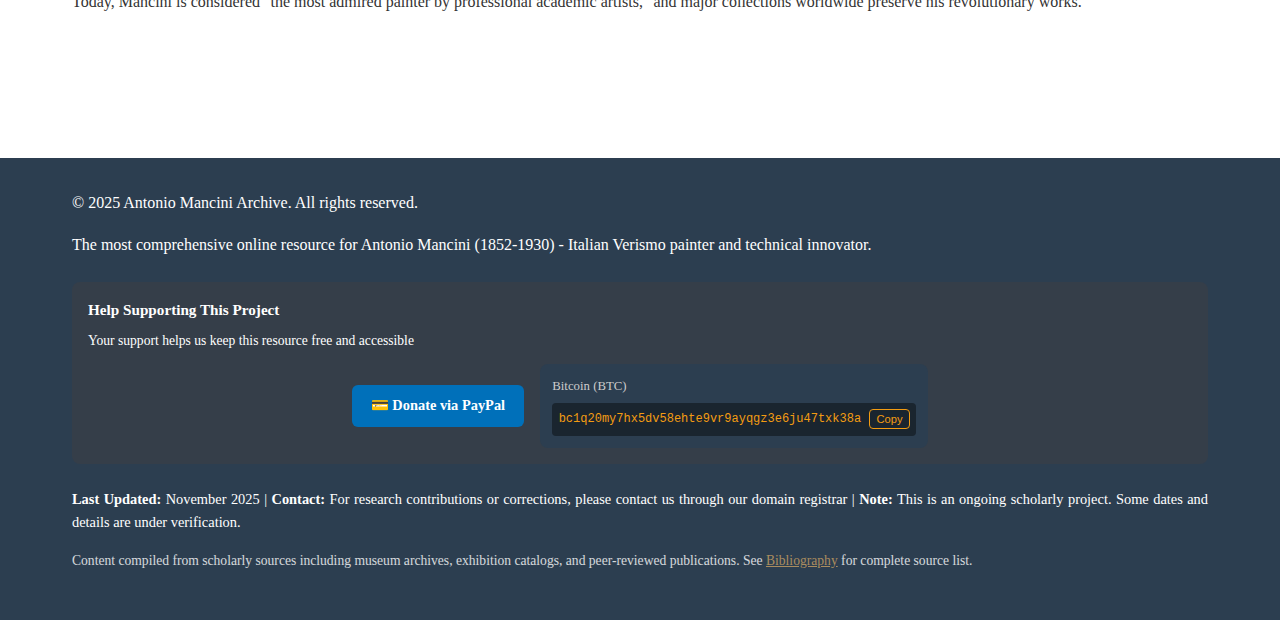
<file: biography.html>
<!DOCTYPE html>
<html lang="en">
<head>
    <meta charset="UTF-8">
    <meta name="viewport" content="width=device-width, initial-scale=1.0">

    <!-- SEO Meta Tags -->
    <meta name="description" content="Complete biography of Antonio Mancini (1852-1930): from child prodigy at Naples Academy to internationally recognized master. His struggles, triumphs, and revolutionary art techniques.">
    <meta name="keywords" content="Antonio Mancini biography, Italian artist life, Naples Academy, mental health crisis, John Singer Sargent, Hendrik Mesdag, Verismo movement, 19th century painter biography">
    <meta name="author" content="Antonio Mancini Archive">
    <meta name="robots" content="index, follow">

    <!-- Open Graph / Facebook -->
    <meta property="og:type" content="article">
    <meta property="og:url" content="https://antoniomancini.com/biography.html">
    <meta property="og:title" content="Biography of Antonio Mancini | From Child Prodigy to Master Painter">
    <meta property="og:description" content="The dramatic life story of Antonio Mancini: child prodigy, mental health struggles, revolutionary techniques, and late recognition.">
    <meta property="og:image" content="https://antoniomancini.com/images/front_portrait.png">

    <!-- Canonical URL -->
    <link rel="canonical" href="https://antoniomancini.com/biography.html">

    <title>Biography - Antonio Mancini | Life of the Italian Master (1852-1930)</title>
    <link rel="icon" type="image/x-icon" href="favicon.ico">
    <link rel="stylesheet" href="css/style.css">
</head>
<body>
    <header>
        <div class="header-content">
            <h1 class="site-title">ANTONIO MANCINI</h1>
            <nav>
                <ul>
                    <li><a href="index.html">Home</a></li>
                    <li><a href="biography.html">Biography</a></li>
                    <li><a href="works.html">Works</a></li>
                    <li><a href="technique.html">Technique</a></li>
                    <li><a href="bibliography.html">Bibliography</a></li>
                </ul>
            </nav>
        </div>
    </header>

    <main>
        <section class="hero">
            <h2>The Life of Antonio Mancini</h2>
            <p>From child prodigy to international master—a journey through triumph, struggle, and artistic revolution</p>
        </section>

        <section id="early-life">
            <h2>Birth and Family Origins (1852-1864)</h2>
            <div class="timeline">
                <div class="timeline-item">
                    <div class="timeline-date">November 14, 1852</div>
                    <p><strong>Born in Rome</strong>, Papal States, to Paolo Mancini, a tailor from Narni, and Domenica Cinti from Terni. The family was of modest means, with Paolo working as a craftsman to support the household.</p>
                </div>

                <div class="timeline-item">
                    <div class="timeline-date">Early 1860s</div>
                    <p><strong>Early Artistic Promise:</strong> Young Antonio showed such precocious artistic talent that his family recognized the need for formal training. His innate ability to observe and render the world around him was extraordinary for his age.</p>
                </div>
            </div>
        </section>

        <section id="education">
            <h2>Education and Early Training (1864-1875)</h2>
            <div class="timeline">
                <div class="timeline-item">
                    <div class="timeline-date">1864 (Age 12)</div>
                    <p><strong>Admission to Academy of Fine Arts, Naples:</strong> Antonio was admitted to the prestigious Istituto di Belle Arti at just twelve years old—an unprecedented early admission that reflected his extraordinary talent. He relocated to Naples for his studies.</p>
                    <p><strong>Principal Teachers:</strong></p>
                    <ul>
                        <li><strong>Domenico Morelli</strong> - Master of dramatic historical scenes, taught chiaroscuro technique</li>
                        <li><strong>Filippo Palizzi</strong> - Advocate of meticulous naturalism and direct observation</li>
                        <li><strong>Stanislao Lista</strong> - Focused on draftsmanship and technical foundation</li>
                    </ul>
                </div>

                <div class="timeline-item">
                    <div class="timeline-date">Mid-1860s</div>
                    <p><strong>Friendship with Vincenzo Gemito:</strong> During his Naples years, Mancini became close friends with sculptor Vincenzo Gemito, who was the same age. Together they shared a poor and difficult youth, often "hawking drawings for bread" in the streets. This shared experience of poverty profoundly influenced both artists' work, enabling authentic empathy with their subjects—the scugnizzi (street urchins) and saltimbanchi (acrobats) of Naples.</p>
                </div>

                <div class="timeline-item">
                    <div class="timeline-date">1867 (Age 15)</div>
                    <p><strong>"Head of a Girl":</strong> Earliest surviving work, demonstrating already considerable technical skill. Now in the Gallery of the Academy of Fine Arts, Naples.</p>
                </div>

                <div class="timeline-item">
                    <div class="timeline-date">1875</div>
                    <p><strong>Completion of Academic Studies:</strong> After approximately eleven years at the Academy, Mancini completed his formal training, emerging with a solid foundation in chiaroscuro and naturalistic observation.</p>
                </div>
            </div>
        </section>

        <section id="early-career">
            <h2>Early Career Success (1871-1877)</h2>
            <div class="timeline">
                <div class="timeline-item">
                    <div class="timeline-date">1871 (Age 19)</div>
                    <p><strong>First Major Sales at Neapolitan Promotrice:</strong> Two of Mancini's works were purchased by foreign patrons, both painters:</p>
                    <ul>
                        <li><strong>"For a Flower" (Per un fiore)</strong> - Purchased by Canadian-American painter François B. De Blois. Subject: an urchin offering a bloom.</li>
                        <li><strong>"The Last Medicine!" (L'ultima medicina)</strong> - Purchased by Frenchman Félix de Lapommeraye. Subject: a dying child's final rite.</li>
                    </ul>
                    <p>These international sales at age nineteen established Mancini's early reputation beyond Italy.</p>
                </div>

                <div class="timeline-item">
                    <div class="timeline-date">1872</div>
                    <p><strong>First Venice Visit:</strong> Mancini traveled to Venice where he was deeply impressed by Venetian painting, especially Titian. This exposure would later influence his shift toward brighter palettes and more luminous colors.</p>
                    <p><strong>Paris Salon:</strong> Participated in the Paris Salon, bringing his work to international attention.</p>
                </div>

                <div class="timeline-item">
                    <div class="timeline-date">1876</div>
                    <p><strong>"The Poor Schoolboy":</strong> This masterwork was shown at the Paris Salon and is now in the Musée d'Orsay. The painting demonstrates Mancini's ability to capture pathos while maintaining technical excellence, showing the influence of Manet's "unsparing gaze" while remaining "rooted in Italian soil."</p>
                </div>
            </div>
        </section>

        <section id="paris-period">
            <h2>Paris Period and Crisis (1877-1883)</h2>
            <div class="timeline">
                <div class="timeline-item">
                    <div class="timeline-date">1877</div>
                    <p><strong>Move to Paris:</strong> Mancini relocated to Paris for several months, working for major art dealers Adolphe Goupil and Hendrik Willem Mesdag. This was a period of intense artistic activity but also growing psychological pressure.</p>
                    <p><strong>Artistic Encounters:</strong> In Paris, Mancini met the leading artists of the day:</p>
                    <ul>
                        <li><strong>Edgar Degas</strong> - Admired Mancini's draftsmanship</li>
                        <li><strong>Édouard Manet</strong> - Influenced Mancini's direct observation and "unsparing gaze"</li>
                        <li><strong>John Singer Sargent</strong> - Began a lifelong friendship; Sargent called Mancini "the greatest living painter"</li>
                        <li><strong>Ernest Meissonier and Jean-Léon Gérôme</strong> - Provided technical counsel</li>
                    </ul>
                </div>

                <div class="timeline-item">
                    <div class="timeline-date">1877-1878</div>
                    <p><strong>London Visit:</strong> At Sargent's invitation, Mancini visited London where his paintings achieved success. Sargent would continue to support Mancini throughout his life, commissioning works and setting up studios for him.</p>
                </div>

                <div class="timeline-item">
                    <div class="timeline-date">1878</div>
                    <p><strong>Return to Naples:</strong> Mancini returned to Naples suffering from illness and deep depressive episodes. The commercial pressures of the Paris art market—the demand to paint "sellable pretty pictures"—had clashed with his artistic nature.</p>
                </div>

                <div class="timeline-item">
                    <div class="timeline-date">1879-1883</div>
                    <p><strong>Mental Health Crisis:</strong> Mancini was admitted to a nursing home/Provincial Asylum of Naples, where he remained until 1883. Despite his confinement, he continued to paint, creating portraits of patients and self-portraits. He emerged from this period destitute but determined to continue his artistic work.</p>
                </div>
            </div>
        </section>

        <section id="rome-period">
            <h2>Rome Period and Recovery (1883-1930)</h2>
            <div class="timeline">
                <div class="timeline-item">
                    <div class="timeline-date">1883</div>
                    <p><strong>Move to Rome:</strong> After his release from the asylum, Mancini moved to Rome where he could count on financial support from artist friends. He opened his own studio and began to rebuild his career.</p>
                    <p><strong>Meeting Aurelia:</strong> Around this time, Mancini met "Aurelia," who became both his model and life companion. Though they never married, she remained with him for the rest of his life and appears in numerous paintings from 1887 onward.</p>
                </div>

                <div class="timeline-item">
                    <div class="timeline-date">1885</div>
                    <p><strong>Mesdag Contract:</strong> Mancini signed a crucial contract with Dutch patron Hendrik Willem Mesdag, who agreed to send regular monthly stipends in exchange for paintings. Mancini shipped approximately 150 works over the duration of their relationship. This arrangement proved to be a financial lifeline, providing stability during difficult years. Today, the Mesdag Collectie in The Hague holds the largest concentration of Mancini works worldwide.</p>
                </div>

                <div class="timeline-item">
                    <div class="timeline-date">1901-1902</div>
                    <p><strong>First England Portrait Commission:</strong> Encouraged by John Singer Sargent, Mancini traveled to England to execute portraits of high society clients. These commissions brought both income and prestige.</p>
                </div>

                <div class="timeline-item">
                    <div class="timeline-date">1907-1908</div>
                    <p><strong>England and Ireland Visits:</strong> Mancini returned to England and also visited Ireland. The Irish landscape exposure softened some of his urban intensity.</p>
                </div>

                <div class="timeline-item">
                    <div class="timeline-date">1907-1918</div>
                    <p><strong>Villa Jacobini, Frascati:</strong> French industrialist Fernand du Chêne de Vère hosted Mancini at his residence Villa Jacobini in Frascati for eleven years. This period provided remarkable stability and comfort after decades of struggle. Mancini painted the du Chêne family and created lush floral still lifes during this tranquil period.</p>
                </div>

                <div class="timeline-item">
                    <div class="timeline-date">1914</div>
                    <p><strong>Venice Exhibition:</strong> Exhibited at Venice, gaining increasing recognition.</p>
                </div>

                <div class="timeline-item">
                    <div class="timeline-date">1918</div>
                    <p><strong>Return to Rome:</strong> After the Villa Jacobini period ended, Mancini returned to Rome for his final years.</p>
                </div>

                <div class="timeline-item">
                    <div class="timeline-date">1920</div>
                    <p><strong>Venice Biennale Solo Exhibition:</strong> The XXII Venice Biennale dedicated a solo exhibition to Mancini's work, a major honor recognizing his lifetime achievement.</p>
                </div>

                <div class="timeline-item">
                    <div class="timeline-date">1928</div>
                    <p><strong>Milan Exhibition:</strong> Exhibited at the Sforza Castle in Milan.</p>
                </div>

                <div class="timeline-item">
                    <div class="timeline-date">1929</div>
                    <p><strong>Academy of Italy:</strong> At age seventy-seven, just one year before his death, Mancini was admitted to the Academy of Italy (Accademia d'Italia)—official recognition by the Italian state of his contribution to art.</p>
                </div>

                <div class="timeline-item">
                    <div class="timeline-date">December 28, 1930</div>
                    <p><strong>Death in Rome:</strong> Antonio Mancini died in Rome at age seventy-eight. He was buried at the Basilica of Santi Bonifacio e Alessio in Rome.</p>
                </div>
            </div>
        </section>

        <section id="character">
            <h2>Personal Character and Relationships</h2>
            <p>Mancini never married and had no children. His life companion Aurelia provided emotional support and served as his primary model from the late 1880s until his death. Despite his mental health struggles, Mancini maintained important friendships throughout his life—particularly with Vincenzo Gemito and John Singer Sargent, both of whom understood and supported his artistic vision.</p>

            <p>His personality reflected the tensions of his art: deeply empathetic with the poor and marginalized, yet capable of painting elite society; technically obsessive (the graticola method), yet willing to embed "trash" in wet paint; traditionalist in subject matter, yet revolutionary in technique.</p>

            <p>The poverty of his youth never left him. Even during periods of patronage and relative stability, Mancini remained connected to the street subjects of his early works. His authentic understanding of poverty—having lived it himself—gave his depictions of scugnizzi and saltimbanchi a dignity and psychological depth that separated him from artists who merely romanticized the poor.</p>
        </section>

        <section id="legacy-bio">
            <h2>Legacy</h2>
            <p>Antonio Mancini's life trajectory—from child prodigy admitted to the Academy at twelve, through mental health crisis and poverty, to late recognition by the Academy of Italy at seventy-seven—embodies the complex relationship between artistic genius and personal struggle.</p>

            <p>Despite exposure to French Impressionism, Mancini carved a unique path, remaining connected to Italian naturalism while pioneering techniques that anticipated twentieth-century assemblage art. John Singer Sargent's assessment—"the greatest living painter"—reflects the esteem in which Mancini was held by his fellow artists, even when broader public recognition came late.</p>

            <p>Today, Mancini is considered "the most admired painter by professional academic artists," and major collections worldwide preserve his revolutionary works.</p>
        </section>
    </main>

    <footer>
        <div style="max-width: 1200px; margin: 0 auto; padding: 0 2rem;">
            <p>&copy; 2025 Antonio Mancini Archive. All rights reserved.</p>
            <p>The most comprehensive online resource for Antonio Mancini (1852-1930) - Italian Verismo painter and technical innovator.</p>

            <!-- Donation Section -->
            <div style="margin: 1.5rem 0; padding: 1rem; background: rgba(139, 69, 19, 0.1); border-radius: 8px; text-align: center;">
                <p style="font-size: 0.95rem; margin-bottom: 0.5rem;"><strong>Help Supporting This Project</strong></p>
                <p style="font-size: 0.85rem; margin-bottom: 0.75rem;">Your support helps us keep this resource free and accessible</p>

                <div style="display: flex; gap: 1rem; justify-content: center; align-items: center; flex-wrap: wrap;">
                    <!-- PayPal Donation -->
                    <div>
                        <a href="https://www.paypal.com/donate/?hosted_button_id=FLR49G2DRY2SL" target="_blank" style="display: inline-block; background: #0070ba; color: white; padding: 0.6rem 1.2rem; border-radius: 6px; text-decoration: none; font-weight: bold; transition: background 0.3s; font-size: 0.9rem;">
                            💳 Donate via PayPal
                        </a>
                    </div>

                    <!-- Bitcoin Donation -->
                    <div style="background: #2c3e50; padding: 0.75rem; border-radius: 8px; color: white;">
                        <p style="font-size: 0.8rem; margin-bottom: 0.4rem; color: #ccc;">Bitcoin (BTC)</p>
                        <div style="display: flex; align-items: center; gap: 0.5rem; background: #1a252f; padding: 0.4rem; border-radius: 4px;">
                            <code style="font-size: 0.75rem; color: #f39c12;">bc1q20my7hx5dv58ehte9vr9ayqgz3e6ju47txk38a</code>
                            <button onclick="navigator.clipboard.writeText('bc1q20my7hx5dv58ehte9vr9ayqgz3e6ju47txk38a'); this.textContent='✓ Copied!'; setTimeout(() => this.textContent='Copy', 2000);" style="background: transparent; border: 1px solid #f39c12; color: #f39c12; padding: 0.2rem 0.4rem; border-radius: 4px; cursor: pointer; font-size: 0.7rem;">Copy</button>
                        </div>
                    </div>
                </div>
            </div>

            <p style="font-size: 0.9rem; margin-top: 1rem;">
                <strong>Last Updated:</strong> November 2025 |
                <strong>Contact:</strong> For research contributions or corrections, please contact us through our domain registrar |
                <strong>Note:</strong> This is an ongoing scholarly project. Some dates and details are under verification.
            </p>
            <p style="font-size: 0.85rem; margin-top: 0.5rem; opacity: 0.8;">
                Content compiled from scholarly sources including museum archives, exhibition catalogs, and peer-reviewed publications.
                See <a href="bibliography.html" style="color: var(--accent);">Bibliography</a> for complete source list.
            </p>
        </div>
    </footer>
</body>
</html>
</file>
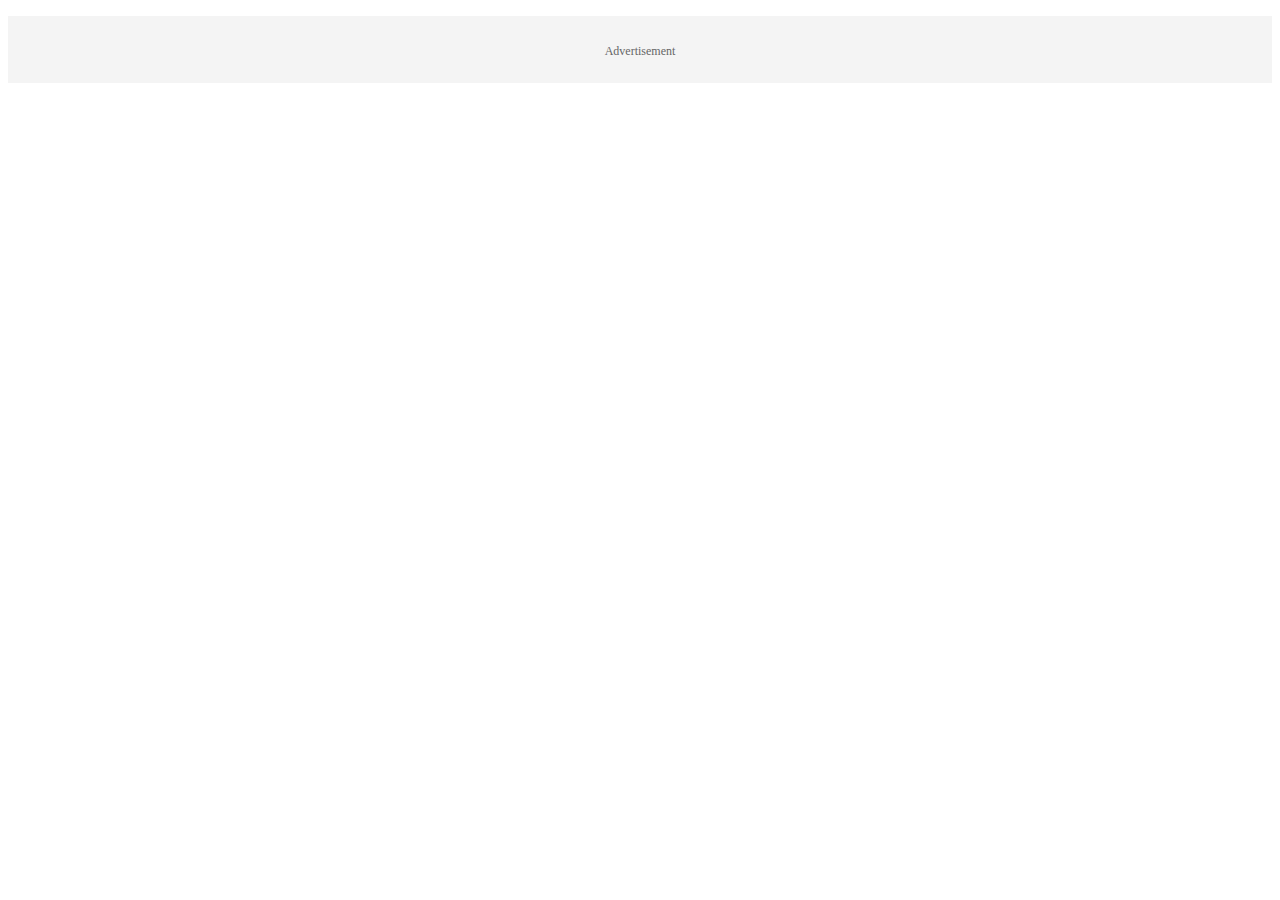
<file: google-ads-placeholder.html>
<!-- GOOGLE ADS INTEGRATION GUIDE -->

<!--
When ready to add Google Ads, insert ad units in these strategic locations:

1. HEADER AD (Leaderboard 728x90 or 970x90)
   Insert after opening <body> tag or in header section

2. SIDEBAR AD (Medium Rectangle 300x250)
   Create a sidebar in main content area

3. IN-CONTENT AD (Responsive or 336x280)
   Insert between sections in main content

4. FOOTER AD (Leaderboard 728x90)
   Insert before closing footer

Example Google Ads code structure:
-->

<!-- Header Ad Unit -->
<div class="ad-container" style="text-align: center; margin: 1rem 0; background: #f4f4f4; padding: 1rem;">
    <p style="font-size: 0.75rem; color: #666; margin-bottom: 0.5rem;">Advertisement</p>
    <!-- Google Ads code will go here -->
    <script async src="https://pagead2.googlesyndication.com/pagead/js/adsbygoogle.js?client=ca-pub-XXXXXXXXXXXXXXXX"
         crossorigin="anonymous"></script>
    <!-- Ad Unit Code -->
    <ins class="adsbygoogle"
         style="display:block"
         data-ad-client="ca-pub-XXXXXXXXXXXXXXXX"
         data-ad-slot="XXXXXXXXXX"
         data-ad-format="auto"
         data-full-width-responsive="true"></ins>
    <script>
         (adsbygoogle = window.adsbygoogle || []).push({});
    </script>
</div>

<!-- CSS for Ad Containers (add to style.css) -->
<!--
.ad-container {
    text-align: center;
    margin: 2rem 0;
    background: #f9f9f9;
    padding: 1rem;
    border-radius: 4px;
}

.ad-container p {
    font-size: 0.75rem;
    color: #666;
    margin-bottom: 0.5rem;
    text-transform: uppercase;
    letter-spacing: 1px;
}

@media (max-width: 768px) {
    .ad-container {
        margin: 1rem 0;
    }
}
-->

<!-- RECOMMENDED AD PLACEMENTS -->

<!--
index.html:
- Header ad after hero section
- In-content ad between "Introduction" and "Key Achievements"
- Footer ad before footer

biography.html:
- Header ad after hero
- In-content ad between "Early Life" and "Education"
- In-content ad between "Paris Period" and "Rome Period"
- Footer ad

works.html:
- Header ad after collection list
- In-content ad after every 6-8 artwork cards
- Footer ad

technique.html:
- Header ad after hero
- In-content ad between "Graticola" and "Impasto"
- Footer ad

bibliography.html:
- Header ad after intro
- In-content ad between sections
- Footer ad
-->

<!-- GOOGLE ADS SETUP STEPS -->
<!--
1. Create Google AdSense account
2. Get publisher ID (ca-pub-XXXXXXXXXXXXXXXX)
3. Create ad units in AdSense dashboard
4. Replace placeholder code above with actual ad unit code
5. Insert ad containers at recommended placements
6. Test ads show correctly on all pages
7. Monitor performance in AdSense dashboard
8. Optimize ad placements based on performance data
-->
</file>
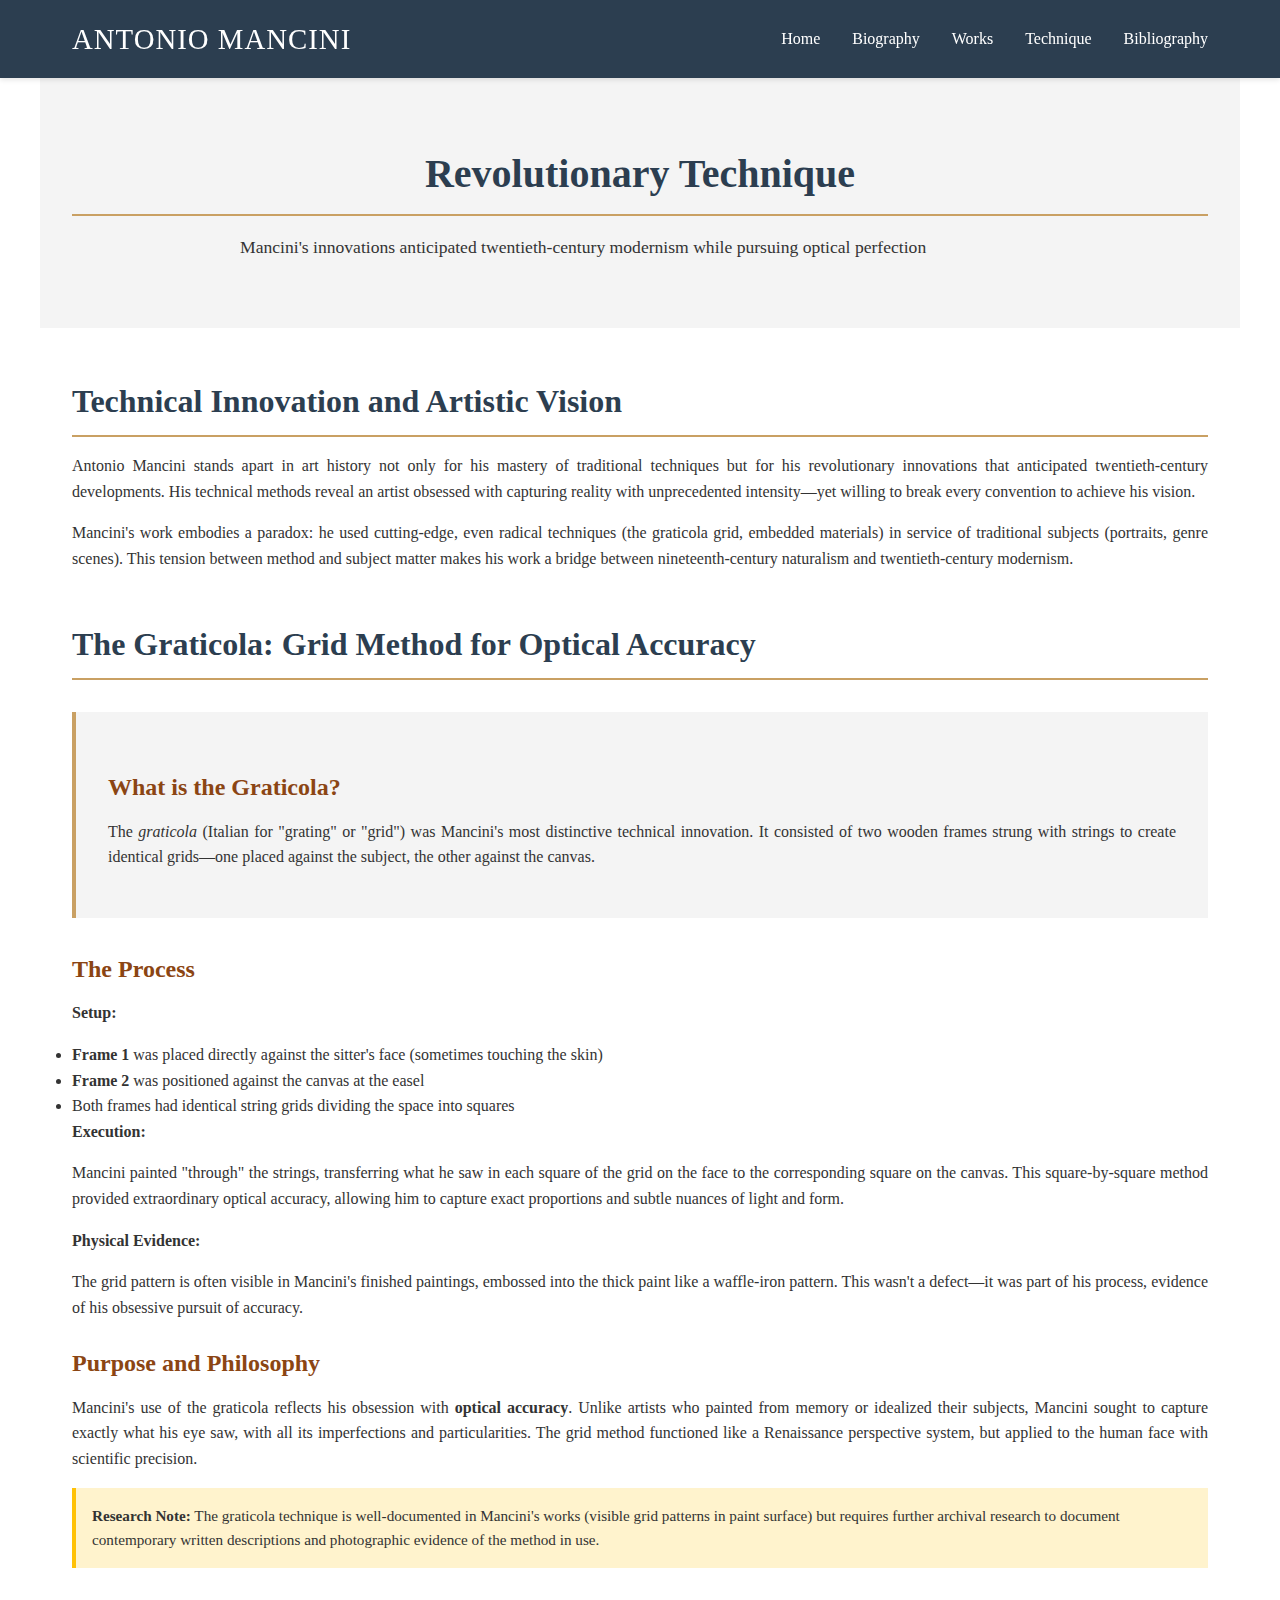
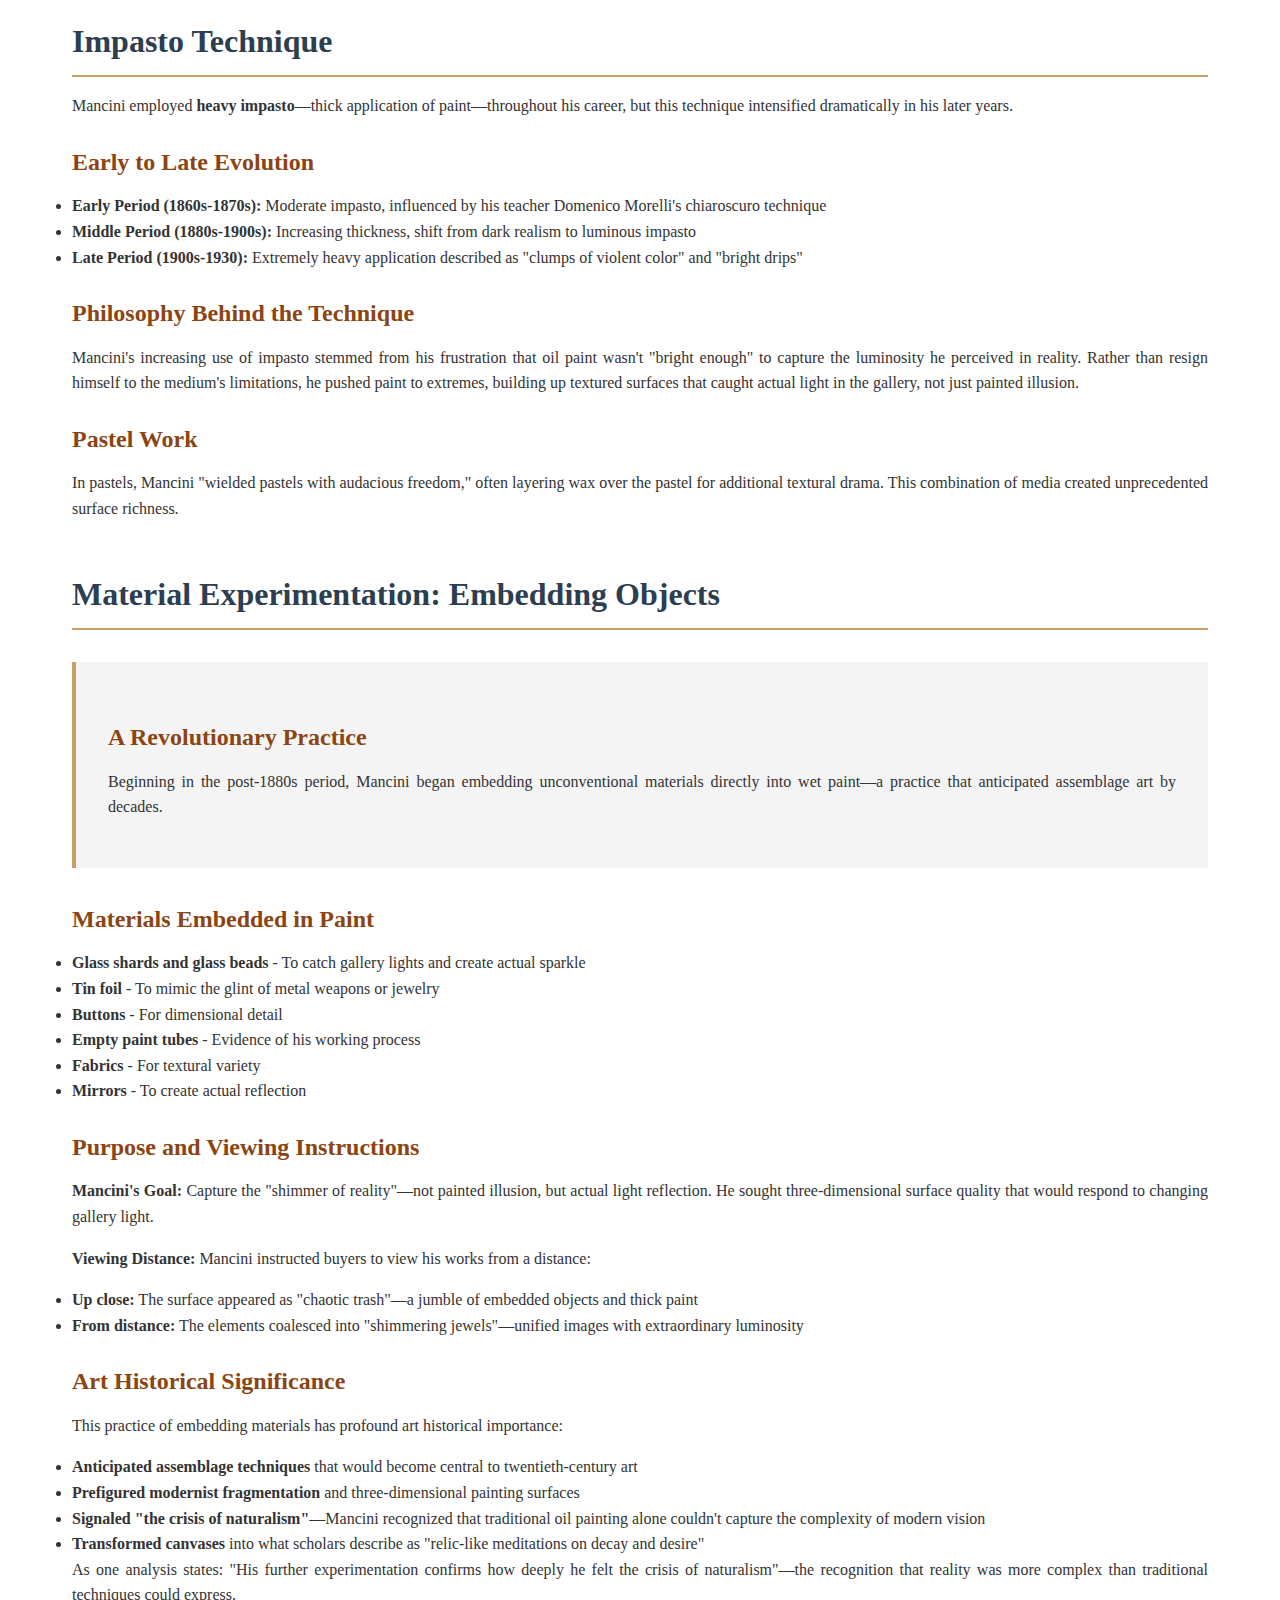
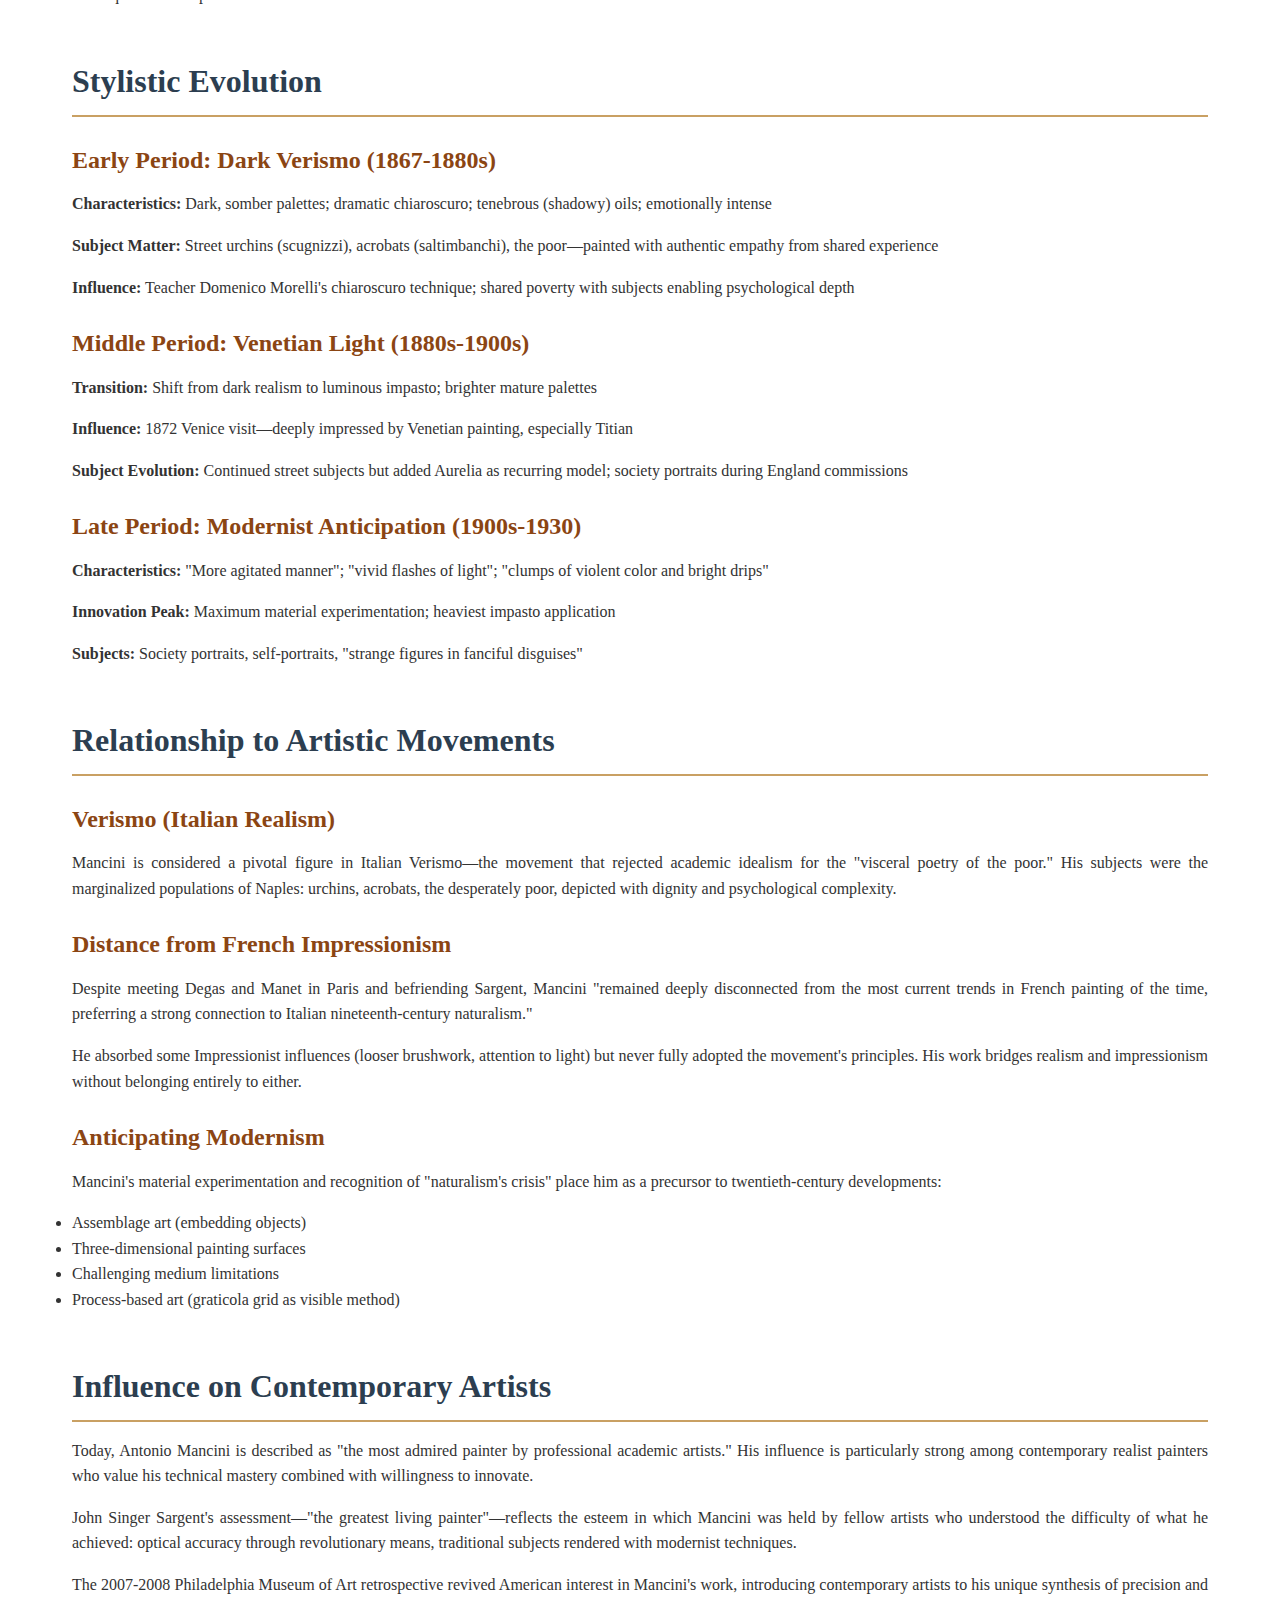
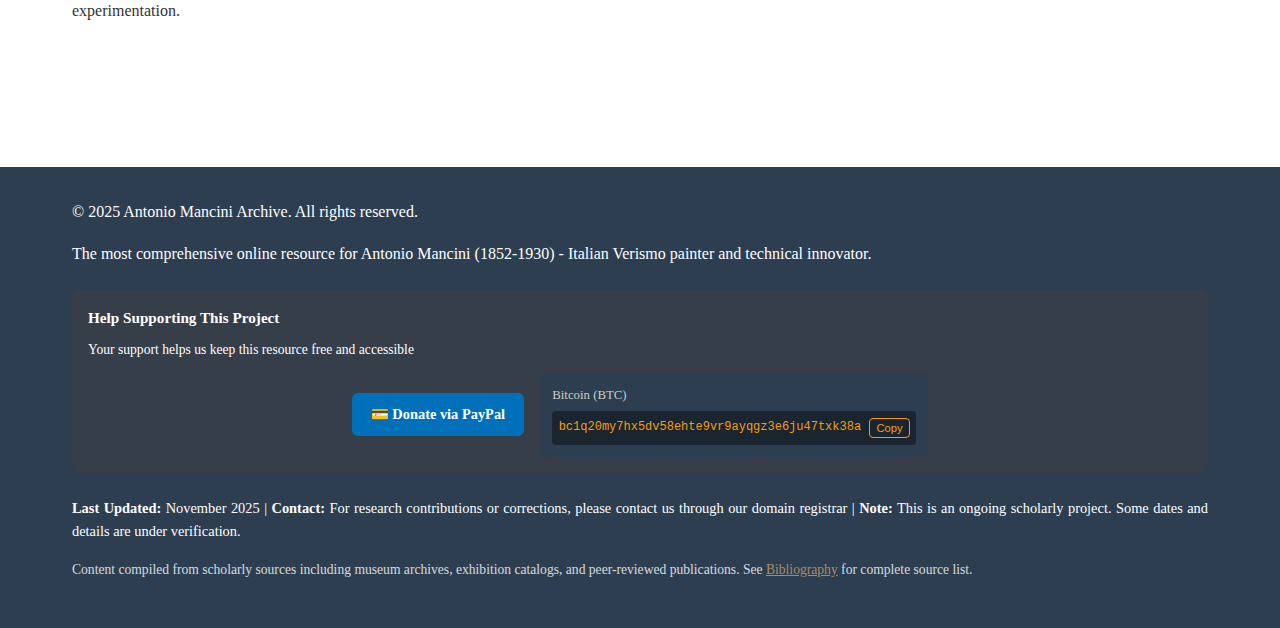
<file: technique.html>
<!DOCTYPE html>
<html lang="en">
<head>
    <meta charset="UTF-8">
    <meta name="viewport" content="width=device-width, initial-scale=1.0">

    <!-- SEO Meta Tags -->
    <meta name="description" content="Discover Antonio Mancini's revolutionary graticola grid technique, impasto methods, and material experimentation with glass, tin foil, and embedded objects that anticipated modern assemblage art.">
    <meta name="keywords" content="graticola technique, grid painting method, impasto technique, material experimentation, assemblage art, painting techniques, art innovation, optical accuracy, Antonio Mancini methods">
    <meta name="author" content="Antonio Mancini Archive">
    <meta name="robots" content="index, follow">

    <!-- Open Graph / Facebook -->
    <meta property="og:type" content="article">
    <meta property="og:url" content="https://antoniomancini.com/technique.html">
    <meta property="og:title" content="Revolutionary Techniques of Antonio Mancini | Graticola Grid Method">
    <meta property="og:description" content="Explore Mancini's innovative graticola grid technique and pioneering material experimentation that anticipated 20th-century modernism.">
    <meta property="og:image" content="https://antoniomancini.com/images/front_portrait.png">

    <!-- Canonical URL -->
    <link rel="canonical" href="https://antoniomancini.com/technique.html">

    <title>Technique - Antonio Mancini | Graticola Grid & Revolutionary Methods</title>
    <link rel="icon" type="image/x-icon" href="favicon.ico">
    <link rel="stylesheet" href="css/style.css">
</head>
<body>
    <header>
        <div class="header-content">
            <h1 class="site-title">ANTONIO MANCINI</h1>
            <nav>
                <ul>
                    <li><a href="index.html">Home</a></li>
                    <li><a href="biography.html">Biography</a></li>
                    <li><a href="works.html">Works</a></li>
                    <li><a href="technique.html">Technique</a></li>
                    <li><a href="bibliography.html">Bibliography</a></li>
                </ul>
            </nav>
        </div>
    </header>

    <main>
        <section class="hero">
            <h2>Revolutionary Technique</h2>
            <p>Mancini's innovations anticipated twentieth-century modernism while pursuing optical perfection</p>
        </section>

        <section id="introduction">
            <h2>Technical Innovation and Artistic Vision</h2>
            <p>Antonio Mancini stands apart in art history not only for his mastery of traditional techniques but for his revolutionary innovations that anticipated twentieth-century developments. His technical methods reveal an artist obsessed with capturing reality with unprecedented intensity—yet willing to break every convention to achieve his vision.</p>

            <p>Mancini's work embodies a paradox: he used cutting-edge, even radical techniques (the graticola grid, embedded materials) in service of traditional subjects (portraits, genre scenes). This tension between method and subject matter makes his work a bridge between nineteenth-century naturalism and twentieth-century modernism.</p>
        </section>

        <section id="graticola">
            <h2>The Graticola: Grid Method for Optical Accuracy</h2>

            <div class="technique-highlight">
                <h3>What is the Graticola?</h3>
                <p>The <em>graticola</em> (Italian for "grating" or "grid") was Mancini's most distinctive technical innovation. It consisted of two wooden frames strung with strings to create identical grids—one placed against the subject, the other against the canvas.</p>
            </div>

            <h3>The Process</h3>
            <p><strong>Setup:</strong></p>
            <ul>
                <li><strong>Frame 1</strong> was placed directly against the sitter's face (sometimes touching the skin)</li>
                <li><strong>Frame 2</strong> was positioned against the canvas at the easel</li>
                <li>Both frames had identical string grids dividing the space into squares</li>
            </ul>

            <p><strong>Execution:</strong></p>
            <p>Mancini painted "through" the strings, transferring what he saw in each square of the grid on the face to the corresponding square on the canvas. This square-by-square method provided extraordinary optical accuracy, allowing him to capture exact proportions and subtle nuances of light and form.</p>

            <p><strong>Physical Evidence:</strong></p>
            <p>The grid pattern is often visible in Mancini's finished paintings, embossed into the thick paint like a waffle-iron pattern. This wasn't a defect—it was part of his process, evidence of his obsessive pursuit of accuracy.</p>

            <h3>Purpose and Philosophy</h3>
            <p>Mancini's use of the graticola reflects his obsession with <strong>optical accuracy</strong>. Unlike artists who painted from memory or idealized their subjects, Mancini sought to capture exactly what his eye saw, with all its imperfections and particularities. The grid method functioned like a Renaissance perspective system, but applied to the human face with scientific precision.</p>

            <div class="note">
                <strong>Research Note:</strong> The graticola technique is well-documented in Mancini's works (visible grid patterns in paint surface) but requires further archival research to document contemporary written descriptions and photographic evidence of the method in use.
            </div>
        </section>

        <section id="impasto">
            <h2>Impasto Technique</h2>
            <p>Mancini employed <strong>heavy impasto</strong>—thick application of paint—throughout his career, but this technique intensified dramatically in his later years.</p>

            <h3>Early to Late Evolution</h3>
            <ul>
                <li><strong>Early Period (1860s-1870s):</strong> Moderate impasto, influenced by his teacher Domenico Morelli's chiaroscuro technique</li>
                <li><strong>Middle Period (1880s-1900s):</strong> Increasing thickness, shift from dark realism to luminous impasto</li>
                <li><strong>Late Period (1900s-1930):</strong> Extremely heavy application described as "clumps of violent color" and "bright drips"</li>
            </ul>

            <h3>Philosophy Behind the Technique</h3>
            <p>Mancini's increasing use of impasto stemmed from his frustration that oil paint wasn't "bright enough" to capture the luminosity he perceived in reality. Rather than resign himself to the medium's limitations, he pushed paint to extremes, building up textured surfaces that caught actual light in the gallery, not just painted illusion.</p>

            <h3>Pastel Work</h3>
            <p>In pastels, Mancini "wielded pastels with audacious freedom," often layering wax over the pastel for additional textural drama. This combination of media created unprecedented surface richness.</p>
        </section>

        <section id="materials">
            <h2>Material Experimentation: Embedding Objects</h2>

            <div class="technique-highlight">
                <h3>A Revolutionary Practice</h3>
                <p>Beginning in the post-1880s period, Mancini began embedding unconventional materials directly into wet paint—a practice that anticipated assemblage art by decades.</p>
            </div>

            <h3>Materials Embedded in Paint</h3>
            <ul>
                <li><strong>Glass shards and glass beads</strong> - To catch gallery lights and create actual sparkle</li>
                <li><strong>Tin foil</strong> - To mimic the glint of metal weapons or jewelry</li>
                <li><strong>Buttons</strong> - For dimensional detail</li>
                <li><strong>Empty paint tubes</strong> - Evidence of his working process</li>
                <li><strong>Fabrics</strong> - For textural variety</li>
                <li><strong>Mirrors</strong> - To create actual reflection</li>
            </ul>

            <h3>Purpose and Viewing Instructions</h3>
            <p><strong>Mancini's Goal:</strong> Capture the "shimmer of reality"—not painted illusion, but actual light reflection. He sought three-dimensional surface quality that would respond to changing gallery light.</p>

            <p><strong>Viewing Distance:</strong> Mancini instructed buyers to view his works from a distance:</p>
            <ul>
                <li><strong>Up close:</strong> The surface appeared as "chaotic trash"—a jumble of embedded objects and thick paint</li>
                <li><strong>From distance:</strong> The elements coalesced into "shimmering jewels"—unified images with extraordinary luminosity</li>
            </ul>

            <h3>Art Historical Significance</h3>
            <p>This practice of embedding materials has profound art historical importance:</p>
            <ul>
                <li><strong>Anticipated assemblage techniques</strong> that would become central to twentieth-century art</li>
                <li><strong>Prefigured modernist fragmentation</strong> and three-dimensional painting surfaces</li>
                <li><strong>Signaled "the crisis of naturalism"</strong>—Mancini recognized that traditional oil painting alone couldn't capture the complexity of modern vision</li>
                <li><strong>Transformed canvases</strong> into what scholars describe as "relic-like meditations on decay and desire"</li>
            </ul>

            <p>As one analysis states: "His further experimentation confirms how deeply he felt the crisis of naturalism"—the recognition that reality was more complex than traditional techniques could express.</p>
        </section>

        <section id="style-evolution">
            <h2>Stylistic Evolution</h2>

            <h3>Early Period: Dark Verismo (1867-1880s)</h3>
            <p><strong>Characteristics:</strong> Dark, somber palettes; dramatic chiaroscuro; tenebrous (shadowy) oils; emotionally intense</p>
            <p><strong>Subject Matter:</strong> Street urchins (scugnizzi), acrobats (saltimbanchi), the poor—painted with authentic empathy from shared experience</p>
            <p><strong>Influence:</strong> Teacher Domenico Morelli's chiaroscuro technique; shared poverty with subjects enabling psychological depth</p>

            <h3>Middle Period: Venetian Light (1880s-1900s)</h3>
            <p><strong>Transition:</strong> Shift from dark realism to luminous impasto; brighter mature palettes</p>
            <p><strong>Influence:</strong> 1872 Venice visit—deeply impressed by Venetian painting, especially Titian</p>
            <p><strong>Subject Evolution:</strong> Continued street subjects but added Aurelia as recurring model; society portraits during England commissions</p>

            <h3>Late Period: Modernist Anticipation (1900s-1930)</h3>
            <p><strong>Characteristics:</strong> "More agitated manner"; "vivid flashes of light"; "clumps of violent color and bright drips"</p>
            <p><strong>Innovation Peak:</strong> Maximum material experimentation; heaviest impasto application</p>
            <p><strong>Subjects:</strong> Society portraits, self-portraits, "strange figures in fanciful disguises"</p>
        </section>

        <section id="relationship-to-movements">
            <h2>Relationship to Artistic Movements</h2>

            <h3>Verismo (Italian Realism)</h3>
            <p>Mancini is considered a pivotal figure in Italian Verismo—the movement that rejected academic idealism for the "visceral poetry of the poor." His subjects were the marginalized populations of Naples: urchins, acrobats, the desperately poor, depicted with dignity and psychological complexity.</p>

            <h3>Distance from French Impressionism</h3>
            <p>Despite meeting Degas and Manet in Paris and befriending Sargent, Mancini "remained deeply disconnected from the most current trends in French painting of the time, preferring a strong connection to Italian nineteenth-century naturalism."</p>
            <p>He absorbed some Impressionist influences (looser brushwork, attention to light) but never fully adopted the movement's principles. His work bridges realism and impressionism without belonging entirely to either.</p>

            <h3>Anticipating Modernism</h3>
            <p>Mancini's material experimentation and recognition of "naturalism's crisis" place him as a precursor to twentieth-century developments:</p>
            <ul>
                <li>Assemblage art (embedding objects)</li>
                <li>Three-dimensional painting surfaces</li>
                <li>Challenging medium limitations</li>
                <li>Process-based art (graticola grid as visible method)</li>
            </ul>
        </section>

        <section id="contemporary-influence">
            <h2>Influence on Contemporary Artists</h2>
            <p>Today, Antonio Mancini is described as "the most admired painter by professional academic artists." His influence is particularly strong among contemporary realist painters who value his technical mastery combined with willingness to innovate.</p>

            <p>John Singer Sargent's assessment—"the greatest living painter"—reflects the esteem in which Mancini was held by fellow artists who understood the difficulty of what he achieved: optical accuracy through revolutionary means, traditional subjects rendered with modernist techniques.</p>

            <p>The 2007-2008 Philadelphia Museum of Art retrospective revived American interest in Mancini's work, introducing contemporary artists to his unique synthesis of precision and experimentation.</p>
        </section>
    </main>

    <footer>
        <div style="max-width: 1200px; margin: 0 auto; padding: 0 2rem;">
            <p>&copy; 2025 Antonio Mancini Archive. All rights reserved.</p>
            <p>The most comprehensive online resource for Antonio Mancini (1852-1930) - Italian Verismo painter and technical innovator.</p>

            <!-- Donation Section -->
            <div style="margin: 1.5rem 0; padding: 1rem; background: rgba(139, 69, 19, 0.1); border-radius: 8px; text-align: center;">
                <p style="font-size: 0.95rem; margin-bottom: 0.5rem;"><strong>Help Supporting This Project</strong></p>
                <p style="font-size: 0.85rem; margin-bottom: 0.75rem;">Your support helps us keep this resource free and accessible</p>

                <div style="display: flex; gap: 1rem; justify-content: center; align-items: center; flex-wrap: wrap;">
                    <!-- PayPal Donation -->
                    <div>
                        <a href="https://www.paypal.com/donate/?hosted_button_id=FLR49G2DRY2SL" target="_blank" style="display: inline-block; background: #0070ba; color: white; padding: 0.6rem 1.2rem; border-radius: 6px; text-decoration: none; font-weight: bold; transition: background 0.3s; font-size: 0.9rem;">
                            💳 Donate via PayPal
                        </a>
                    </div>

                    <!-- Bitcoin Donation -->
                    <div style="background: #2c3e50; padding: 0.75rem; border-radius: 8px; color: white;">
                        <p style="font-size: 0.8rem; margin-bottom: 0.4rem; color: #ccc;">Bitcoin (BTC)</p>
                        <div style="display: flex; align-items: center; gap: 0.5rem; background: #1a252f; padding: 0.4rem; border-radius: 4px;">
                            <code style="font-size: 0.75rem; color: #f39c12;">bc1q20my7hx5dv58ehte9vr9ayqgz3e6ju47txk38a</code>
                            <button onclick="navigator.clipboard.writeText('bc1q20my7hx5dv58ehte9vr9ayqgz3e6ju47txk38a'); this.textContent='✓ Copied!'; setTimeout(() => this.textContent='Copy', 2000);" style="background: transparent; border: 1px solid #f39c12; color: #f39c12; padding: 0.2rem 0.4rem; border-radius: 4px; cursor: pointer; font-size: 0.7rem;">Copy</button>
                        </div>
                    </div>
                </div>
            </div>

            <p style="font-size: 0.9rem; margin-top: 1rem;">
                <strong>Last Updated:</strong> November 2025 |
                <strong>Contact:</strong> For research contributions or corrections, please contact us through our domain registrar |
                <strong>Note:</strong> This is an ongoing scholarly project. Some dates and details are under verification.
            </p>
            <p style="font-size: 0.85rem; margin-top: 0.5rem; opacity: 0.8;">
                Content compiled from scholarly sources including museum archives, exhibition catalogs, and peer-reviewed publications.
                See <a href="bibliography.html" style="color: var(--accent);">Bibliography</a> for complete source list.
            </p>
        </div>
    </footer>
</body>
</html>
</file>
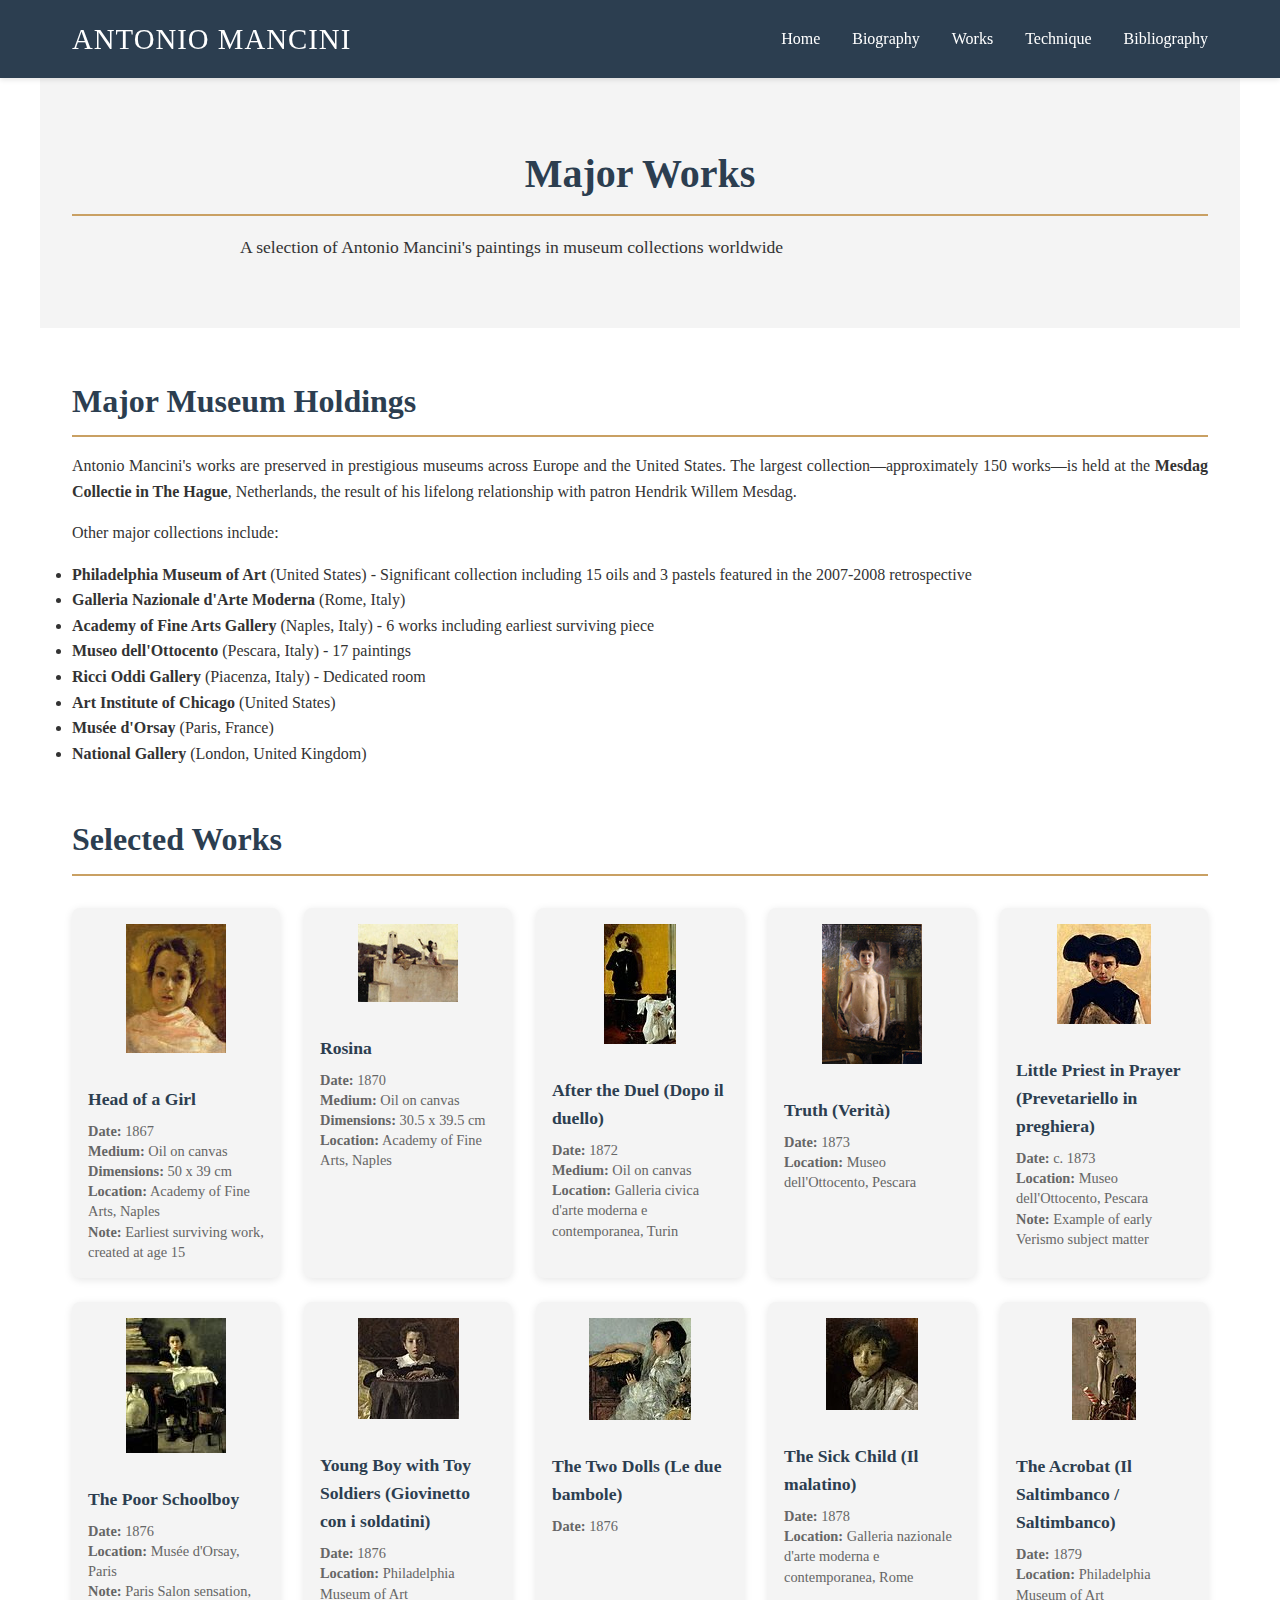
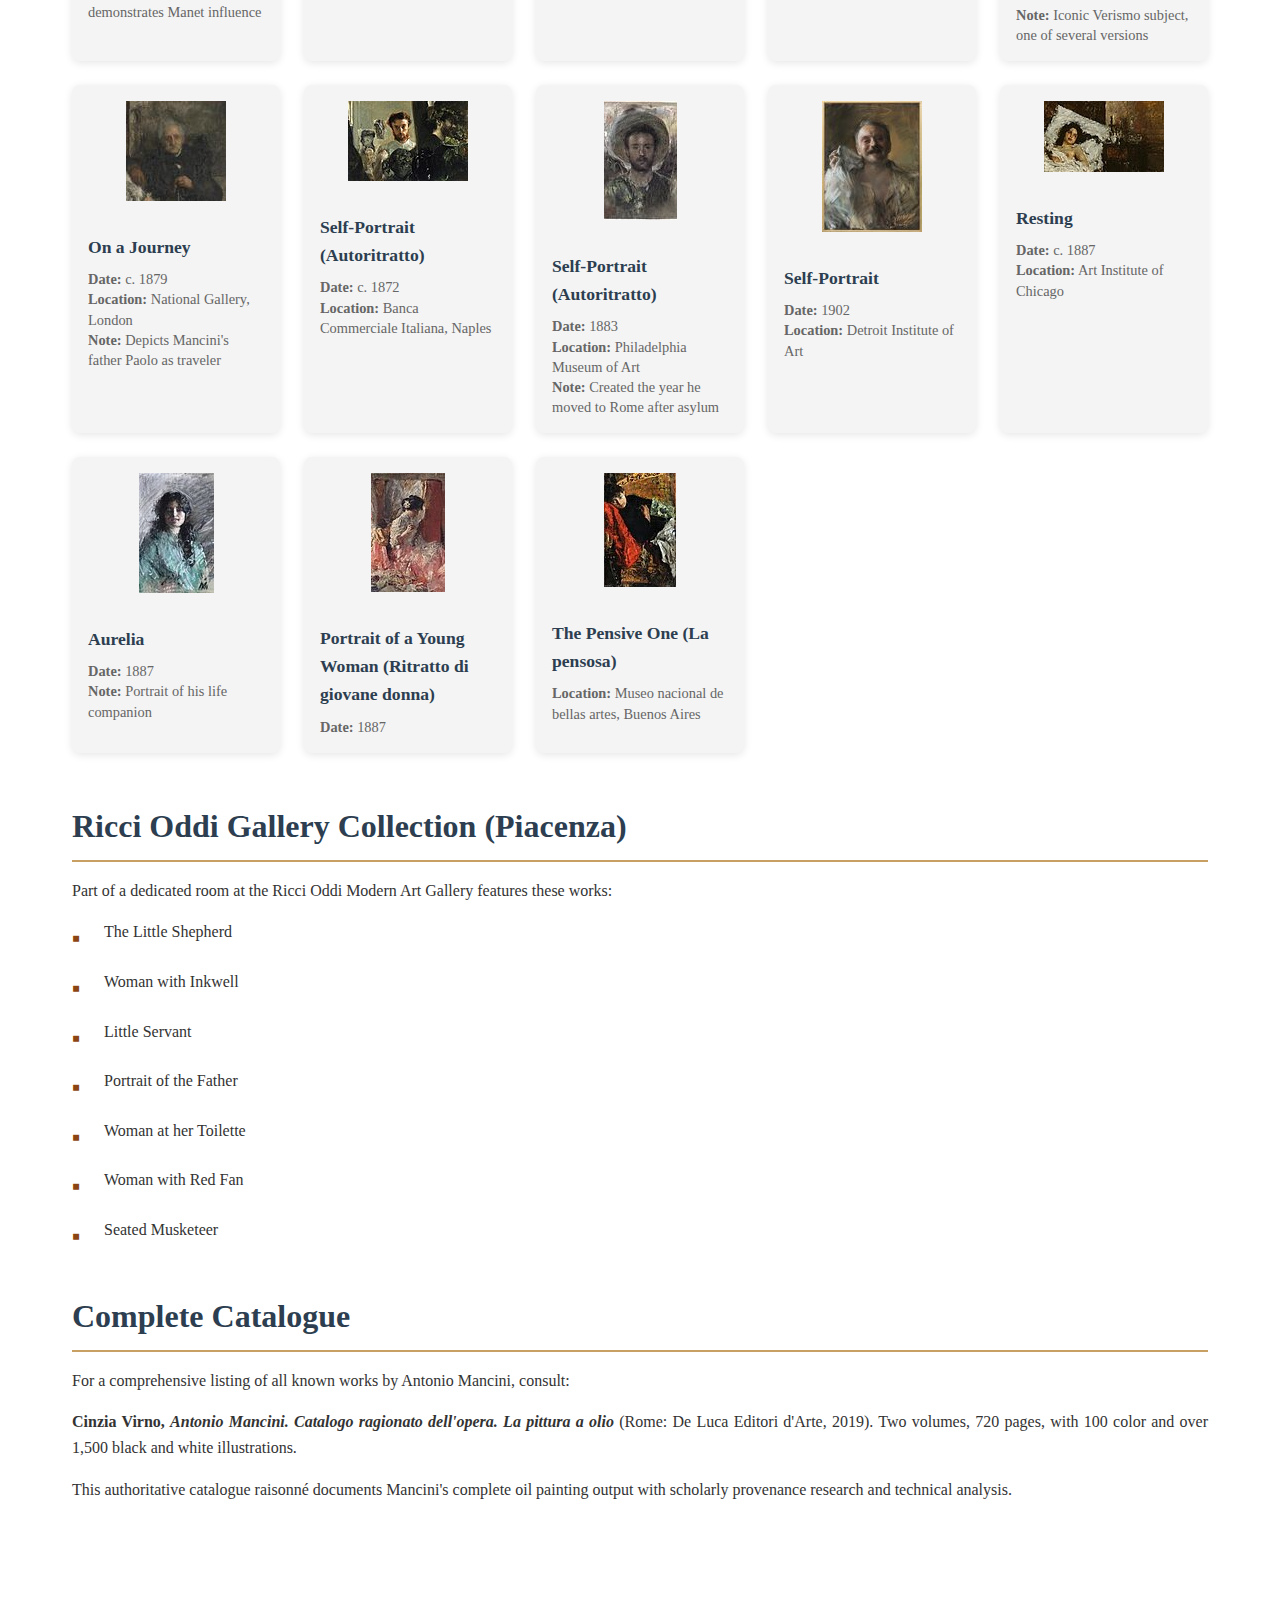
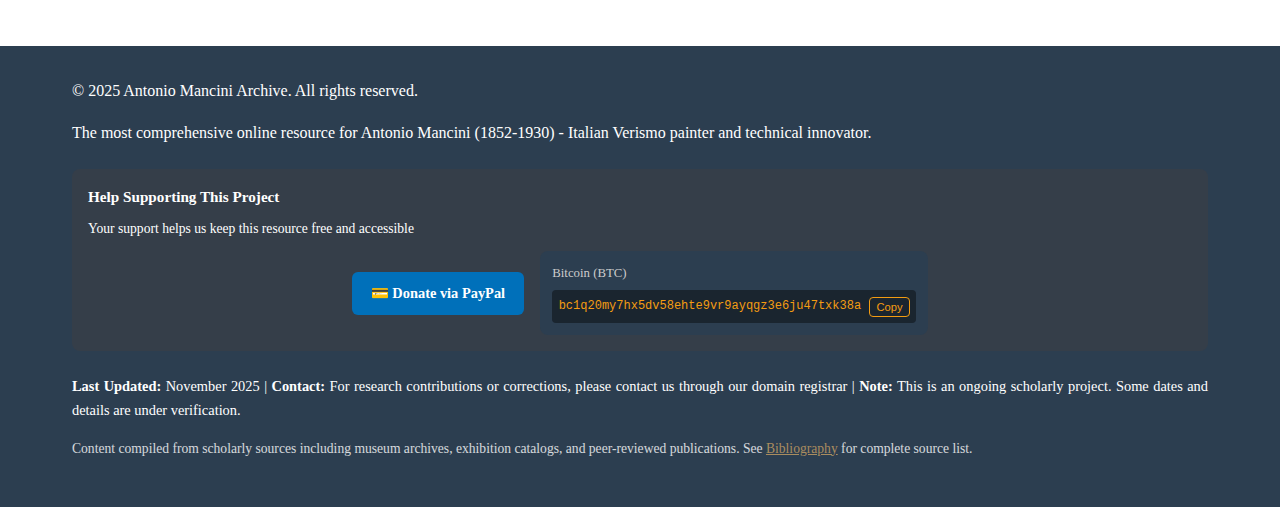
<file: works.html>
<!DOCTYPE html>
<html lang="en">
<head>
    <meta charset="UTF-8">
    <meta name="viewport" content="width=device-width, initial-scale=1.0">

    <!-- SEO Meta Tags -->
    <meta name="description" content="Gallery of Antonio Mancini's masterworks: The Poor Schoolboy, Il Saltimbanco, self-portraits, and more. View paintings in Philadelphia Museum, Musée d'Orsay, Mesdag Collectie, and worldwide.">
    <meta name="keywords" content="Antonio Mancini paintings, Mancini artwork, The Poor Schoolboy, Il Saltimbanco, Italian paintings, Verismo art, museum collections, Mesdag Collectie, Philadelphia Museum, art gallery">
    <meta name="author" content="Antonio Mancini Archive">
    <meta name="robots" content="index, follow">

    <!-- Open Graph / Facebook -->
    <meta property="og:type" content="website">
    <meta property="og:url" content="https://antoniomancini.com/works.html">
    <meta property="og:title" content="Works by Antonio Mancini | Gallery of Paintings & Portraits">
    <meta property="og:description" content="Explore Antonio Mancini's major paintings in museums worldwide, from Verismo masterpieces to revolutionary portraits.">
    <meta property="og:image" content="https://antoniomancini.com/images/mancini-001.jpg">

    <!-- Canonical URL -->
    <link rel="canonical" href="https://antoniomancini.com/works.html">

    <title>Works - Antonio Mancini | Gallery of Paintings in Museums Worldwide</title>
    <link rel="icon" type="image/x-icon" href="favicon.ico">
    <link rel="stylesheet" href="css/style.css">
</head>
<body>
    <header>
        <div class="header-content">
            <h1 class="site-title">ANTONIO MANCINI</h1>
            <nav>
                <ul>
                    <li><a href="index.html">Home</a></li>
                    <li><a href="biography.html">Biography</a></li>
                    <li><a href="works.html">Works</a></li>
                    <li><a href="technique.html">Technique</a></li>
                    <li><a href="bibliography.html">Bibliography</a></li>
                </ul>
            </nav>
        </div>
    </header>

    <main>
        <section class="hero">
            <h2>Major Works</h2>
            <p>A selection of Antonio Mancini's paintings in museum collections worldwide</p>
        </section>

        <section id="collections">
            <h2>Major Museum Holdings</h2>
            <p>Antonio Mancini's works are preserved in prestigious museums across Europe and the United States. The largest collection—approximately 150 works—is held at the <strong>Mesdag Collectie in The Hague</strong>, Netherlands, the result of his lifelong relationship with patron Hendrik Willem Mesdag.</p>

            <p>Other major collections include:</p>
            <ul>
                <li><strong>Philadelphia Museum of Art</strong> (United States) - Significant collection including 15 oils and 3 pastels featured in the 2007-2008 retrospective</li>
                <li><strong>Galleria Nazionale d'Arte Moderna</strong> (Rome, Italy)</li>
                <li><strong>Academy of Fine Arts Gallery</strong> (Naples, Italy) - 6 works including earliest surviving piece</li>
                <li><strong>Museo dell'Ottocento</strong> (Pescara, Italy) - 17 paintings</li>
                <li><strong>Ricci Oddi Gallery</strong> (Piacenza, Italy) - Dedicated room</li>
                <li><strong>Art Institute of Chicago</strong> (United States)</li>
                <li><strong>Musée d'Orsay</strong> (Paris, France)</li>
                <li><strong>National Gallery</strong> (London, United Kingdom)</li>
            </ul>
        </section>

        <section id="gallery">
            <h2>Selected Works</h2>

            <div class="gallery-grid">
                <!-- Early Works -->
                <div class="artwork-card">
                    <img src="images/headofagirl-thumb.jpg" alt="Head of a Girl, 1867">
                    <div class="artwork-info">
                        <div class="artwork-title">Head of a Girl</div>
                        <div class="artwork-details">
                            <strong>Date:</strong> 1867<br>
                            <strong>Medium:</strong> Oil on canvas<br>
                            <strong>Dimensions:</strong> 50 x 39 cm<br>
                            <strong>Location:</strong> Academy of Fine Arts, Naples<br>
                            <strong>Note:</strong> Earliest surviving work, created at age 15
                        </div>
                    </div>
                </div>

                <div class="artwork-card">
                    <img src="images/rosina-thumb.jpg" alt="Rosina, 1870">
                    <div class="artwork-info">
                        <div class="artwork-title">Rosina</div>
                        <div class="artwork-details">
                            <strong>Date:</strong> 1870<br>
                            <strong>Medium:</strong> Oil on canvas<br>
                            <strong>Dimensions:</strong> 30.5 x 39.5 cm<br>
                            <strong>Location:</strong> Academy of Fine Arts, Naples
                        </div>
                    </div>
                </div>

                <div class="artwork-card">
                    <img src="images/mancini-004.jpg" alt="After the Duel (Dopo il duello), 1872">
                    <div class="artwork-info">
                        <div class="artwork-title">After the Duel (Dopo il duello)</div>
                        <div class="artwork-details">
                            <strong>Date:</strong> 1872<br>
                            <strong>Medium:</strong> Oil on canvas<br>
                            <strong>Location:</strong> Galleria civica d'arte moderna e contemporanea, Turin
                        </div>
                    </div>
                </div>

                <div class="artwork-card">
                    <img src="images/verita-thumb.jpg" alt="Truth (Verità), 1873">
                    <div class="artwork-info">
                        <div class="artwork-title">Truth (Verità)</div>
                        <div class="artwork-details">
                            <strong>Date:</strong> 1873<br>
                            <strong>Location:</strong> Museo dell'Ottocento, Pescara
                        </div>
                    </div>
                </div>

                <div class="artwork-card">
                    <img src="images/mancini-001.jpg" alt="Little Priest in Prayer (Prevetariello in preghiera), c. 1873">
                    <div class="artwork-info">
                        <div class="artwork-title">Little Priest in Prayer (Prevetariello in preghiera)</div>
                        <div class="artwork-details">
                            <strong>Date:</strong> c. 1873<br>
                            <strong>Location:</strong> Museo dell'Ottocento, Pescara<br>
                            <strong>Note:</strong> Example of early Verismo subject matter
                        </div>
                    </div>
                </div>

                <!-- Middle Period -->
                <div class="artwork-card">
                    <img src="images/schoolboy-thumb.jpg" alt="The Poor Schoolboy, 1876">
                    <div class="artwork-info">
                        <div class="artwork-title">The Poor Schoolboy</div>
                        <div class="artwork-details">
                            <strong>Date:</strong> 1876<br>
                            <strong>Location:</strong> Musée d'Orsay, Paris<br>
                            <strong>Note:</strong> Paris Salon sensation, demonstrates Manet influence
                        </div>
                    </div>
                </div>

                <div class="artwork-card">
                    <img src="images/mancini-005.jpg" alt="Young Boy with Toy Soldiers (Giovinetto con i soldatini), 1876">
                    <div class="artwork-info">
                        <div class="artwork-title">Young Boy with Toy Soldiers (Giovinetto con i soldatini)</div>
                        <div class="artwork-details">
                            <strong>Date:</strong> 1876<br>
                            <strong>Location:</strong> Philadelphia Museum of Art
                        </div>
                    </div>
                </div>

                <div class="artwork-card">
                    <img src="images/mancini-006.jpg" alt="The Two Dolls (Le due bambole), 1876">
                    <div class="artwork-info">
                        <div class="artwork-title">The Two Dolls (Le due bambole)</div>
                        <div class="artwork-details">
                            <strong>Date:</strong> 1876
                        </div>
                    </div>
                </div>

                <div class="artwork-card">
                    <img src="images/mancini-007.jpg" alt="The Sick Child (Il malatino), 1878">
                    <div class="artwork-info">
                        <div class="artwork-title">The Sick Child (Il malatino)</div>
                        <div class="artwork-details">
                            <strong>Date:</strong> 1878<br>
                            <strong>Location:</strong> Galleria nazionale d'arte moderna e contemporanea, Rome
                        </div>
                    </div>
                </div>

                <div class="artwork-card">
                    <img src="images/mancini-008.jpg" alt="The Acrobat (Il Saltimbanco / Saltimbanco), 1879">
                    <div class="artwork-info">
                        <div class="artwork-title">The Acrobat (Il Saltimbanco / Saltimbanco)</div>
                        <div class="artwork-details">
                            <strong>Date:</strong> 1879<br>
                            <strong>Location:</strong> Philadelphia Museum of Art<br>
                            <strong>Note:</strong> Iconic Verismo subject, one of several versions
                        </div>
                    </div>
                </div>

                <div class="artwork-card">
                    <img src="images/onajourney-thumb.jpg" alt="On a Journey, c. 1879">
                    <div class="artwork-info">
                        <div class="artwork-title">On a Journey</div>
                        <div class="artwork-details">
                            <strong>Date:</strong> c. 1879<br>
                            <strong>Location:</strong> National Gallery, London<br>
                            <strong>Note:</strong> Depicts Mancini's father Paolo as traveler
                        </div>
                    </div>
                </div>

                <!-- Self-Portraits -->
                <div class="artwork-card">
                    <img src="images/mancini-002.jpg" alt="Self-Portrait (Autoritratto), c. 1872">
                    <div class="artwork-info">
                        <div class="artwork-title">Self-Portrait (Autoritratto)</div>
                        <div class="artwork-details">
                            <strong>Date:</strong> c. 1872<br>
                            <strong>Location:</strong> Banca Commerciale Italiana, Naples
                        </div>
                    </div>
                </div>

                <div class="artwork-card">
                    <img src="images/mancini-009.jpg" alt="Self-Portrait (Autoritratto), 1883">
                    <div class="artwork-info">
                        <div class="artwork-title">Self-Portrait (Autoritratto)</div>
                        <div class="artwork-details">
                            <strong>Date:</strong> 1883<br>
                            <strong>Location:</strong> Philadelphia Museum of Art<br>
                            <strong>Note:</strong> Created the year he moved to Rome after asylum
                        </div>
                    </div>
                </div>

                <div class="artwork-card">
                    <img src="images/selfportrait-thumb.jpg" alt="Self-Portrait, 1902">
                    <div class="artwork-info">
                        <div class="artwork-title">Self-Portrait</div>
                        <div class="artwork-details">
                            <strong>Date:</strong> 1902<br>
                            <strong>Location:</strong> Detroit Institute of Art
                        </div>
                    </div>
                </div>

                <!-- Later Works -->
                <div class="artwork-card">
                    <img src="images/mancini-003.jpg" alt="Resting, c. 1887">
                    <div class="artwork-info">
                        <div class="artwork-title">Resting</div>
                        <div class="artwork-details">
                            <strong>Date:</strong> c. 1887<br>
                            <strong>Location:</strong> Art Institute of Chicago
                        </div>
                    </div>
                </div>

                <div class="artwork-card">
                    <img src="images/mancini-010.jpg" alt="Aurelia, 1887">
                    <div class="artwork-info">
                        <div class="artwork-title">Aurelia</div>
                        <div class="artwork-details">
                            <strong>Date:</strong> 1887<br>
                            <strong>Note:</strong> Portrait of his life companion
                        </div>
                    </div>
                </div>

                <div class="artwork-card">
                    <img src="images/mancini-011.jpg" alt="Portrait of a Young Woman (Ritratto di giovane donna), 1887">
                    <div class="artwork-info">
                        <div class="artwork-title">Portrait of a Young Woman (Ritratto di giovane donna)</div>
                        <div class="artwork-details">
                            <strong>Date:</strong> 1887
                        </div>
                    </div>
                </div>

                <div class="artwork-card">
                    <img src="images/mancini-012.jpg" alt="The Pensive One (La pensosa)">
                    <div class="artwork-info">
                        <div class="artwork-title">The Pensive One (La pensosa)</div>
                        <div class="artwork-details">
                            <strong>Location:</strong> Museo nacional de bellas artes, Buenos Aires
                        </div>
                    </div>
                </div>
            </div>
        </section>

        <section id="ricci-oddi">
            <h2>Ricci Oddi Gallery Collection (Piacenza)</h2>
            <p>Part of a dedicated room at the Ricci Oddi Modern Art Gallery features these works:</p>
            <ul class="bibliography-list">
                <li>The Little Shepherd</li>
                <li>Woman with Inkwell</li>
                <li>Little Servant</li>
                <li>Portrait of the Father</li>
                <li>Woman at her Toilette</li>
                <li>Woman with Red Fan</li>
                <li>Seated Musketeer</li>
            </ul>
        </section>

        <section id="catalogue-raisonne">
            <h2>Complete Catalogue</h2>
            <p>For a comprehensive listing of all known works by Antonio Mancini, consult:</p>
            <p><strong>Cinzia Virno, <em>Antonio Mancini. Catalogo ragionato dell'opera. La pittura a olio</em></strong> (Rome: De Luca Editori d'Arte, 2019). Two volumes, 720 pages, with 100 color and over 1,500 black and white illustrations.</p>
            <p>This authoritative catalogue raisonné documents Mancini's complete oil painting output with scholarly provenance research and technical analysis.</p>
        </section>
    </main>

    <footer>
        <div style="max-width: 1200px; margin: 0 auto; padding: 0 2rem;">
            <p>&copy; 2025 Antonio Mancini Archive. All rights reserved.</p>
            <p>The most comprehensive online resource for Antonio Mancini (1852-1930) - Italian Verismo painter and technical innovator.</p>

            <!-- Donation Section -->
            <div style="margin: 1.5rem 0; padding: 1rem; background: rgba(139, 69, 19, 0.1); border-radius: 8px; text-align: center;">
                <p style="font-size: 0.95rem; margin-bottom: 0.5rem;"><strong>Help Supporting This Project</strong></p>
                <p style="font-size: 0.85rem; margin-bottom: 0.75rem;">Your support helps us keep this resource free and accessible</p>

                <div style="display: flex; gap: 1rem; justify-content: center; align-items: center; flex-wrap: wrap;">
                    <!-- PayPal Donation -->
                    <div>
                        <a href="https://www.paypal.com/donate/?hosted_button_id=FLR49G2DRY2SL" target="_blank" style="display: inline-block; background: #0070ba; color: white; padding: 0.6rem 1.2rem; border-radius: 6px; text-decoration: none; font-weight: bold; transition: background 0.3s; font-size: 0.9rem;">
                            💳 Donate via PayPal
                        </a>
                    </div>

                    <!-- Bitcoin Donation -->
                    <div style="background: #2c3e50; padding: 0.75rem; border-radius: 8px; color: white;">
                        <p style="font-size: 0.8rem; margin-bottom: 0.4rem; color: #ccc;">Bitcoin (BTC)</p>
                        <div style="display: flex; align-items: center; gap: 0.5rem; background: #1a252f; padding: 0.4rem; border-radius: 4px;">
                            <code style="font-size: 0.75rem; color: #f39c12;">bc1q20my7hx5dv58ehte9vr9ayqgz3e6ju47txk38a</code>
                            <button onclick="navigator.clipboard.writeText('bc1q20my7hx5dv58ehte9vr9ayqgz3e6ju47txk38a'); this.textContent='✓ Copied!'; setTimeout(() => this.textContent='Copy', 2000);" style="background: transparent; border: 1px solid #f39c12; color: #f39c12; padding: 0.2rem 0.4rem; border-radius: 4px; cursor: pointer; font-size: 0.7rem;">Copy</button>
                        </div>
                    </div>
                </div>
            </div>

            <p style="font-size: 0.9rem; margin-top: 1rem;">
                <strong>Last Updated:</strong> November 2025 |
                <strong>Contact:</strong> For research contributions or corrections, please contact us through our domain registrar |
                <strong>Note:</strong> This is an ongoing scholarly project. Some dates and details are under verification.
            </p>
            <p style="font-size: 0.85rem; margin-top: 0.5rem; opacity: 0.8;">
                Content compiled from scholarly sources including museum archives, exhibition catalogs, and peer-reviewed publications.
                See <a href="bibliography.html" style="color: var(--accent);">Bibliography</a> for complete source list.
            </p>
        </div>
    </footer>
</body>
</html>
</file>
<file: css/style.css>
/* Antonio Mancini Website - Main Stylesheet */

:root {
    --primary-color: #2c3e50;
    --secondary-color: #8b4513;
    --text-color: #333;
    --background: #fff;
    --accent: #c9a063;
    --light-gray: #f4f4f4;
}

* {
    margin: 0;
    padding: 0;
    box-sizing: border-box;
}

body {
    font-family: 'Georgia', 'Times New Roman', serif;
    line-height: 1.6;
    color: var(--text-color);
    background: var(--background);
}

/* Header and Navigation */
header {
    background: var(--primary-color);
    color: white;
    padding: 1rem 0;
    position: sticky;
    top: 0;
    z-index: 1000;
    box-shadow: 0 2px 5px rgba(0,0,0,0.1);
}

.header-content {
    max-width: 1200px;
    margin: 0 auto;
    padding: 0 2rem;
    display: flex;
    justify-content: space-between;
    align-items: center;
}

h1.site-title {
    font-size: 1.8rem;
    font-weight: normal;
    letter-spacing: 1px;
}

nav ul {
    list-style: none;
    display: flex;
    gap: 2rem;
}

nav a {
    color: white;
    text-decoration: none;
    transition: color 0.3s;
    font-size: 1rem;
}

nav a:hover {
    color: var(--accent);
}

/* Main Content */
main {
    max-width: 1200px;
    margin: 0 auto;
    padding: 2rem;
}

/* Hero Section */
.hero {
    text-align: center;
    padding: 4rem 2rem;
    background: var(--light-gray);
    margin: -2rem -2rem 3rem -2rem;
}

.hero h2 {
    font-size: 2.5rem;
    margin-bottom: 1rem;
    color: var(--primary-color);
}

.hero-dates {
    font-size: 1.2rem;
    color: var(--secondary-color);
    font-style: italic;
    margin-bottom: 1.5rem;
}

.hero p {
    font-size: 1.1rem;
    max-width: 800px;
    margin: 0 auto;
    line-height: 1.8;
}

/* Section Styling */
section {
    margin-bottom: 3rem;
}

h2 {
    color: var(--primary-color);
    font-size: 2rem;
    margin-bottom: 1rem;
    border-bottom: 2px solid var(--accent);
    padding-bottom: 0.5rem;
}

h3 {
    color: var(--secondary-color);
    font-size: 1.5rem;
    margin: 1.5rem 0 0.75rem 0;
}

p {
    margin-bottom: 1rem;
    text-align: justify;
}

/* Gallery Grid */
.gallery-grid {
    display: grid;
    grid-template-columns: repeat(auto-fill, minmax(200px, 1fr));
    gap: 1.5rem;
    margin-top: 2rem;
}

.artwork-card {
    background: var(--light-gray);
    border-radius: 8px;
    overflow: hidden;
    box-shadow: 0 2px 8px rgba(0,0,0,0.1);
    transition: transform 0.3s;
}

.artwork-card:hover {
    transform: translateY(-5px);
    box-shadow: 0 4px 12px rgba(0,0,0,0.2);
}

.artwork-card img {
    max-width: 100%;
    height: auto;
    display: block;
    margin: 1rem auto;
}

.artwork-info {
    padding: 1rem;
}

.artwork-title {
    font-weight: bold;
    font-size: 1.1rem;
    color: var(--primary-color);
    margin-bottom: 0.5rem;
}

.artwork-details {
    font-size: 0.9rem;
    color: #666;
    line-height: 1.4;
}

/* Timeline for Biography */
.timeline {
    position: relative;
    padding-left: 2rem;
    border-left: 3px solid var(--accent);
    margin-top: 2rem;
}

.timeline-item {
    margin-bottom: 2rem;
    position: relative;
}

.timeline-item::before {
    content: '';
    position: absolute;
    left: -2.4rem;
    top: 0.3rem;
    width: 1rem;
    height: 1rem;
    background: var(--secondary-color);
    border-radius: 50%;
    border: 3px solid white;
}

.timeline-date {
    font-weight: bold;
    color: var(--secondary-color);
    font-size: 1.2rem;
    margin-bottom: 0.5rem;
}

/* Bibliography List */
.bibliography-list {
    list-style: none;
    padding-left: 0;
}

.bibliography-list li {
    margin-bottom: 1.5rem;
    padding-left: 2rem;
    position: relative;
    text-align: left;
}

.bibliography-list li::before {
    content: '▪';
    position: absolute;
    left: 0;
    color: var(--secondary-color);
    font-size: 1.5rem;
}

/* Technique Section */
.technique-highlight {
    background: var(--light-gray);
    padding: 2rem;
    border-left: 4px solid var(--accent);
    margin: 2rem 0;
}

/* Footer */
footer {
    background: var(--primary-color);
    color: white;
    text-align: center;
    padding: 2rem;
    margin-top: 4rem;
}

/* Responsive Design */
@media (max-width: 768px) {
    .header-content {
        flex-direction: column;
        gap: 1rem;
    }

    nav ul {
        flex-direction: column;
        gap: 0.5rem;
        text-align: center;
    }

    .hero h2 {
        font-size: 2rem;
    }

    .gallery-grid {
        grid-template-columns: 1fr;
    }

    main {
        padding: 1rem;
    }
}

/* Utility Classes */
.text-center {
    text-align: center;
}

.italic {
    font-style: italic;
}

.bold {
    font-weight: bold;
}

.note {
    background: #fff3cd;
    border-left: 4px solid #ffc107;
    padding: 1rem;
    margin: 1rem 0;
    font-size: 0.95rem;
}
</file>
